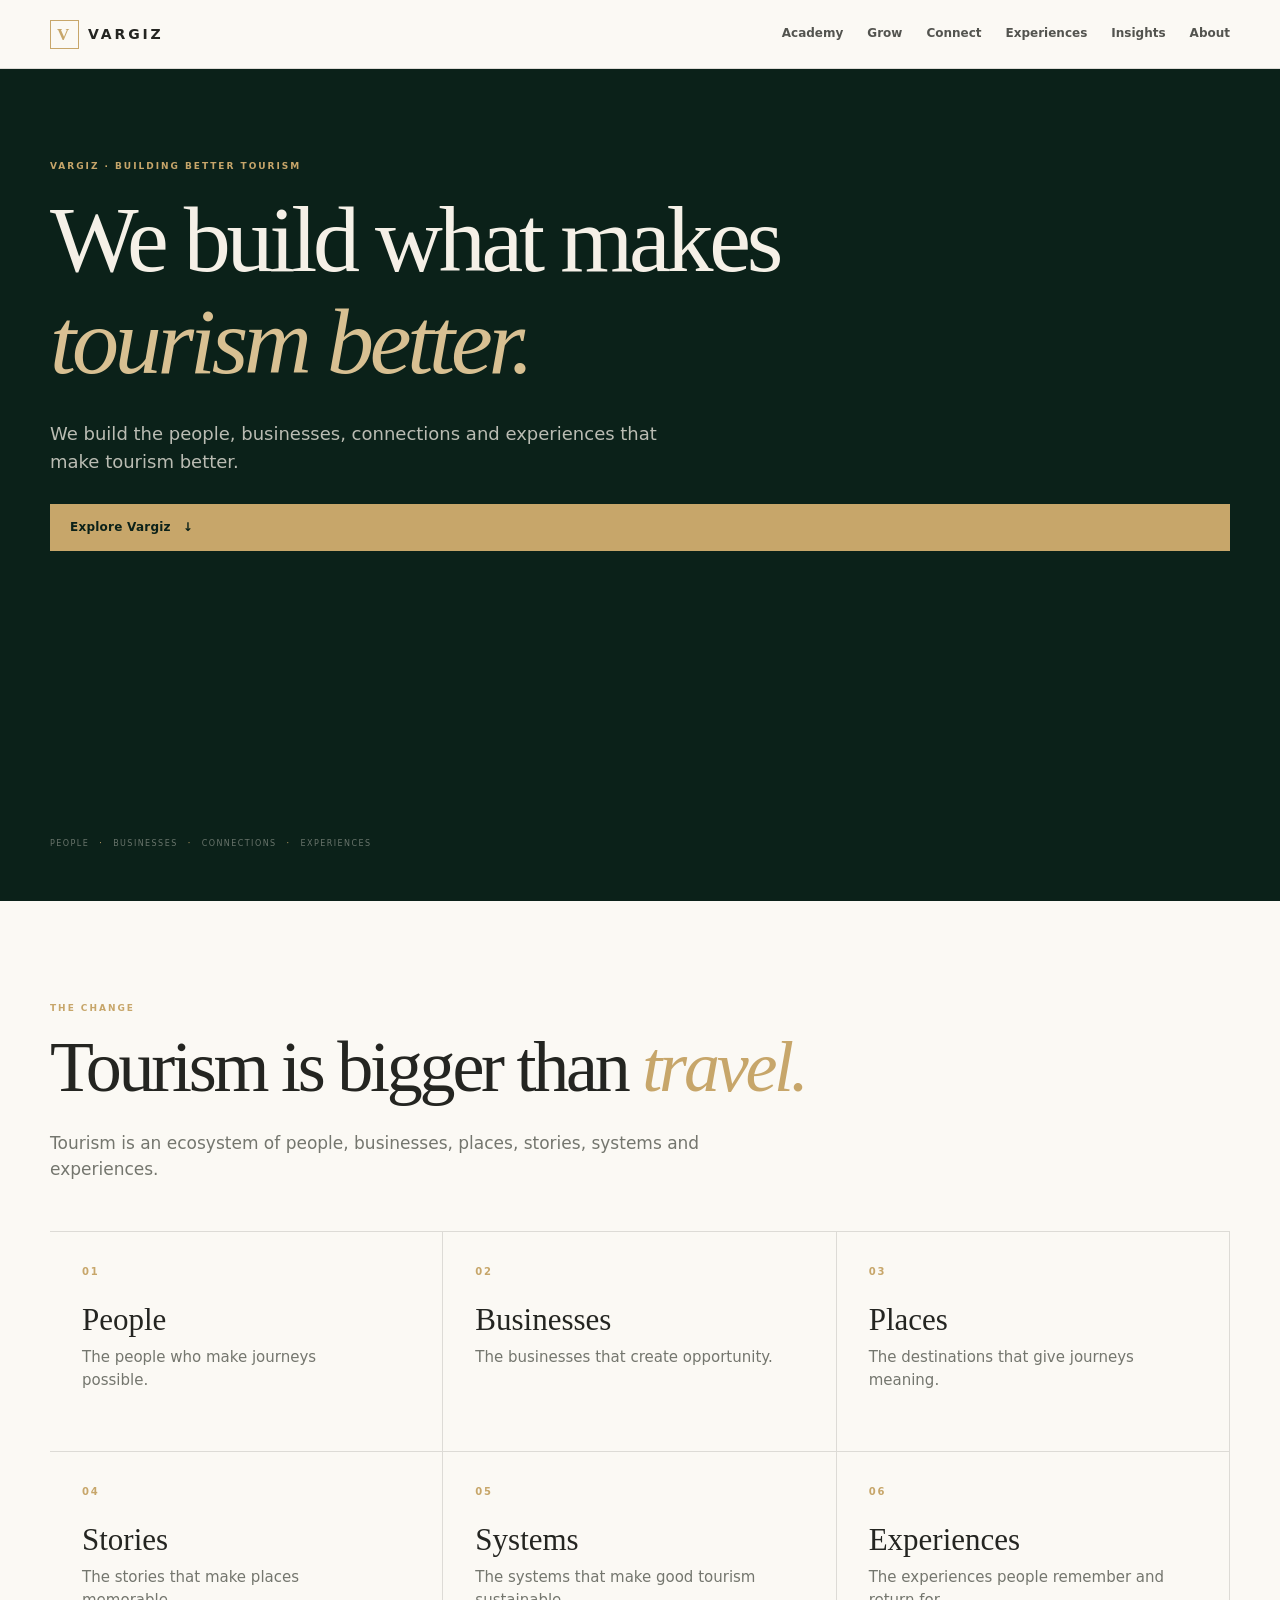
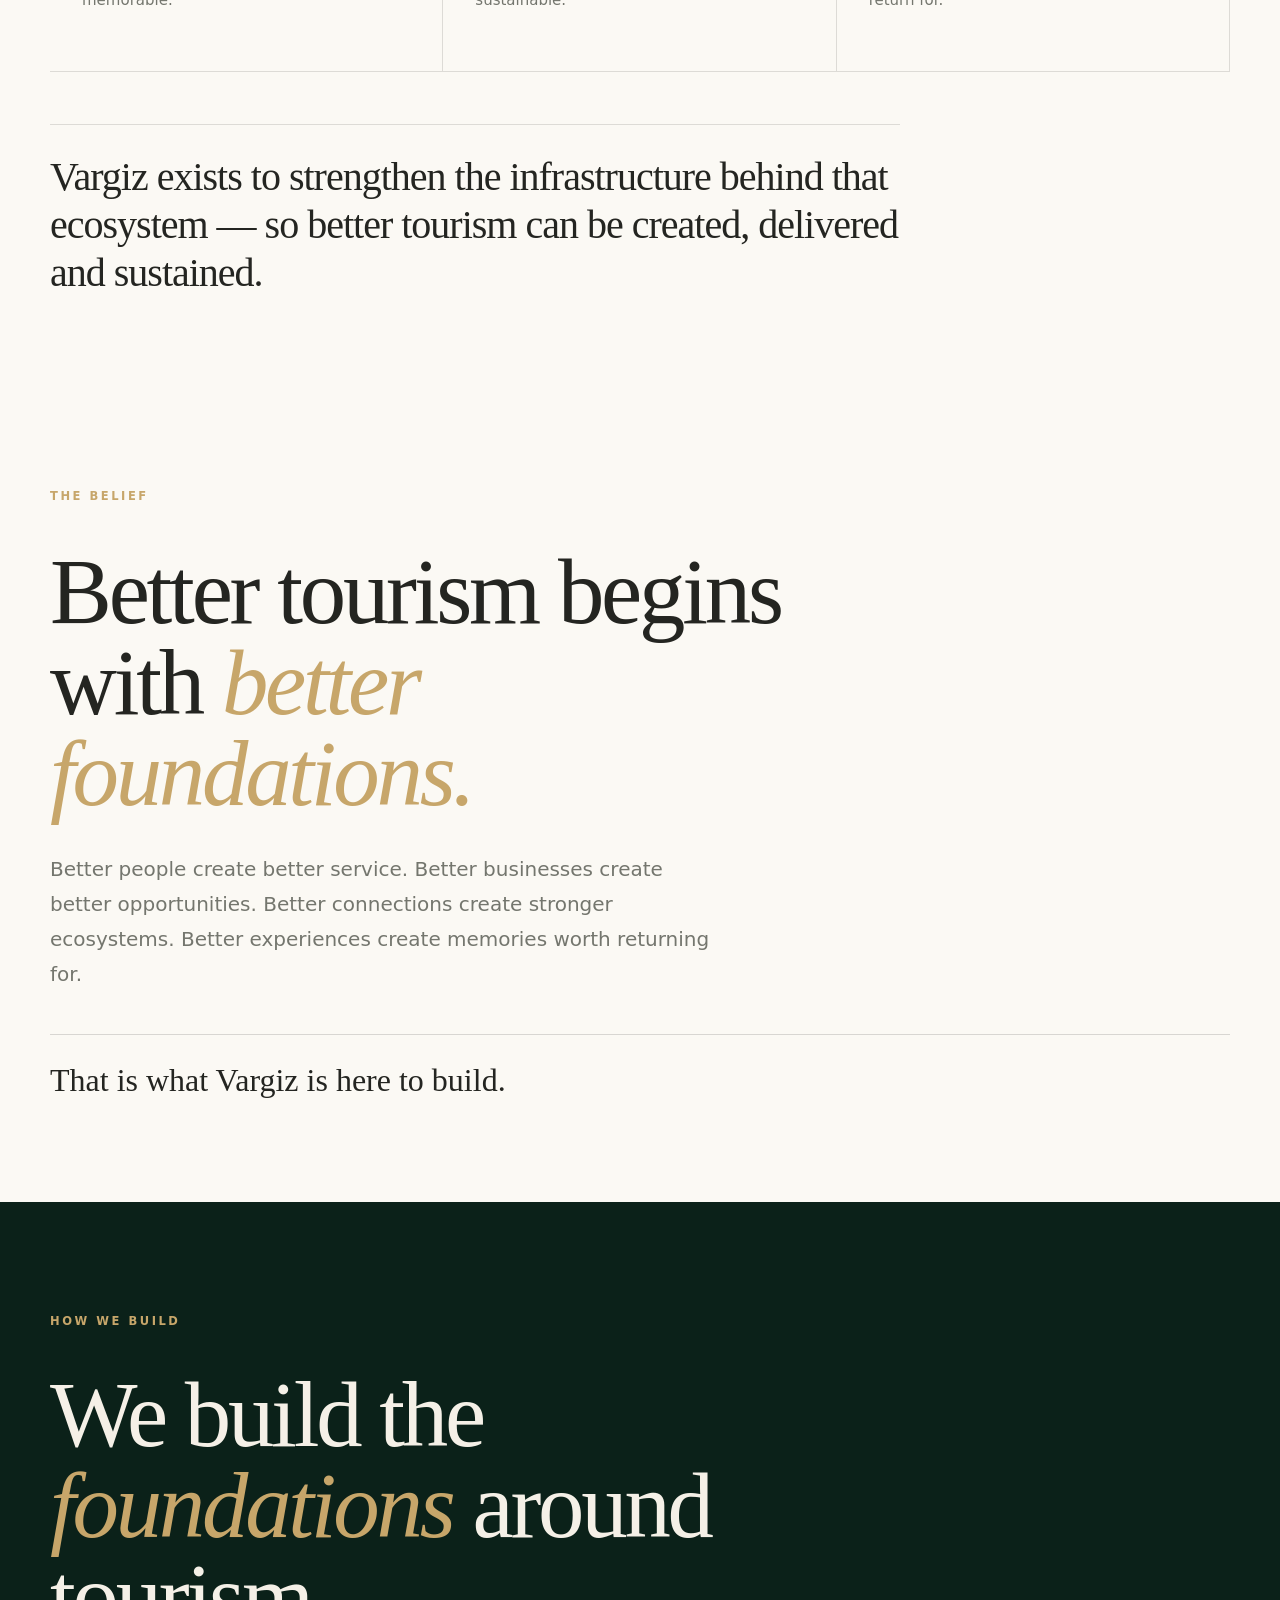
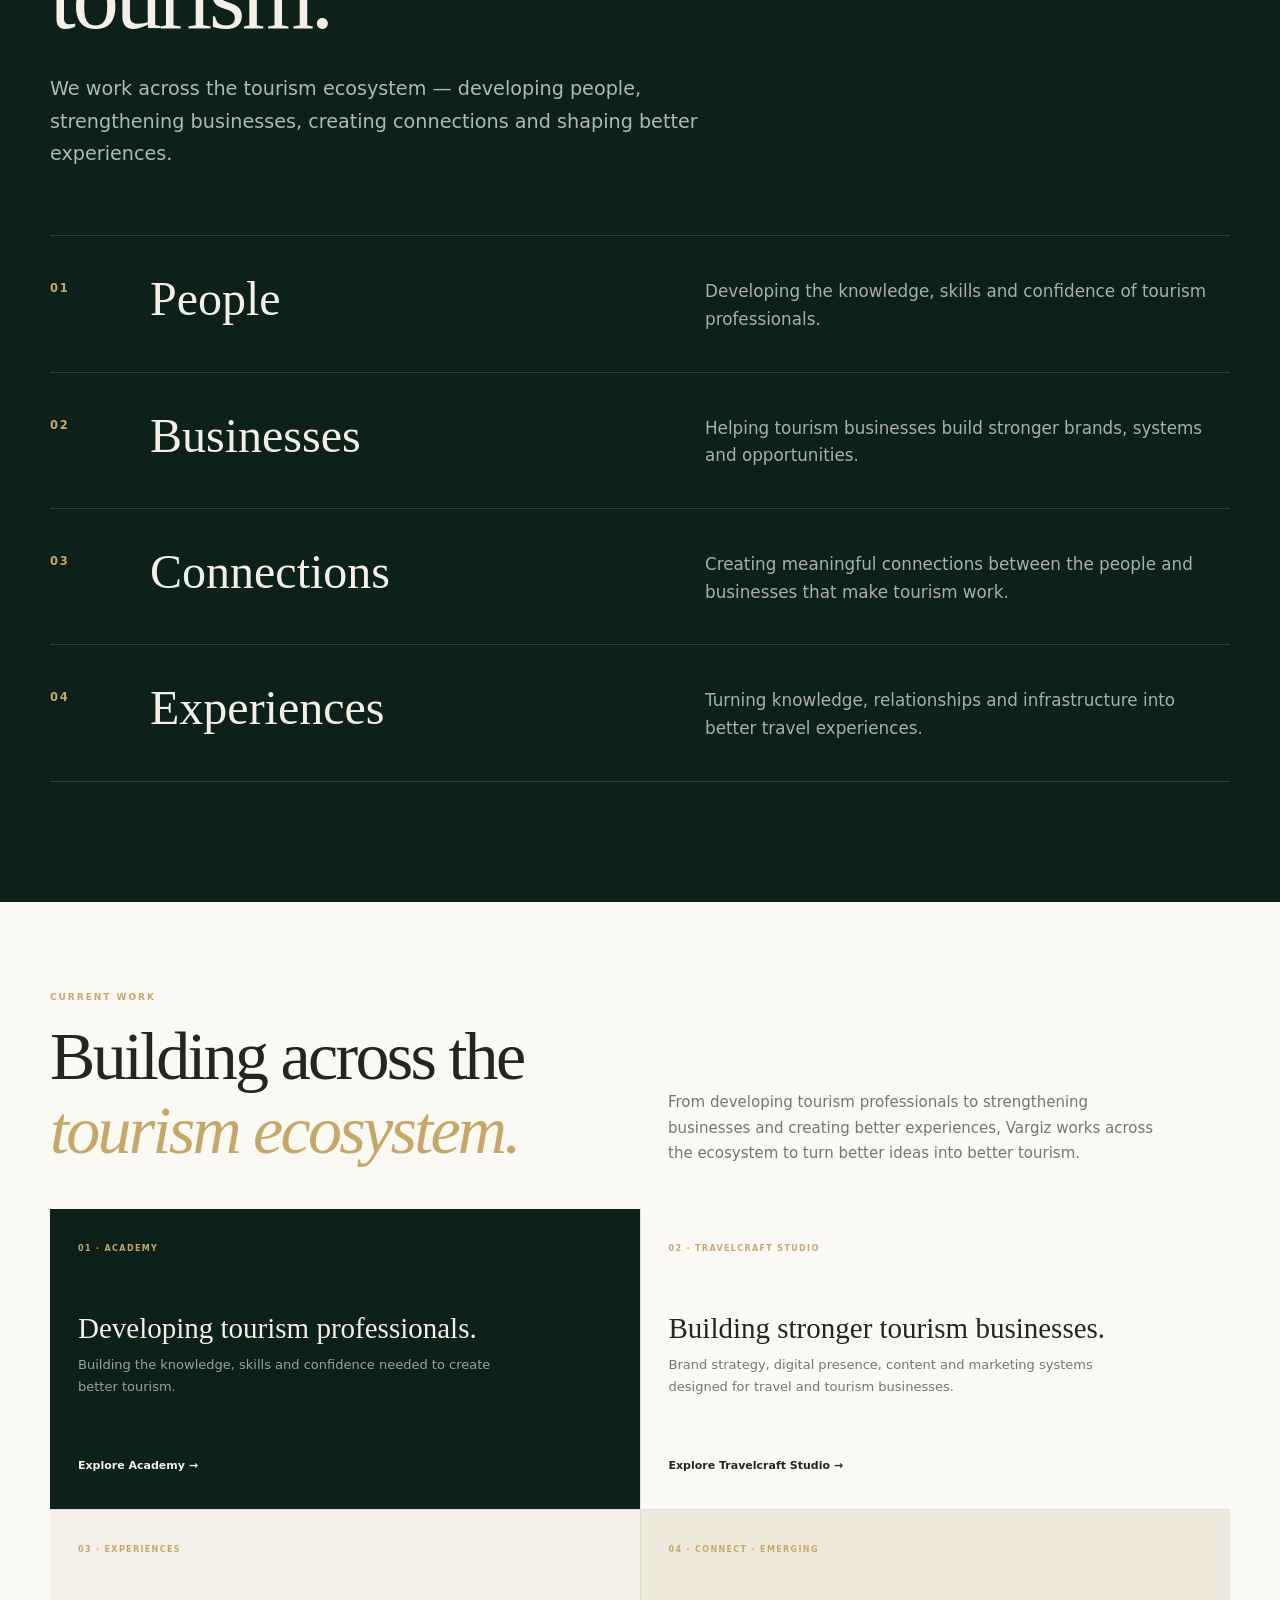
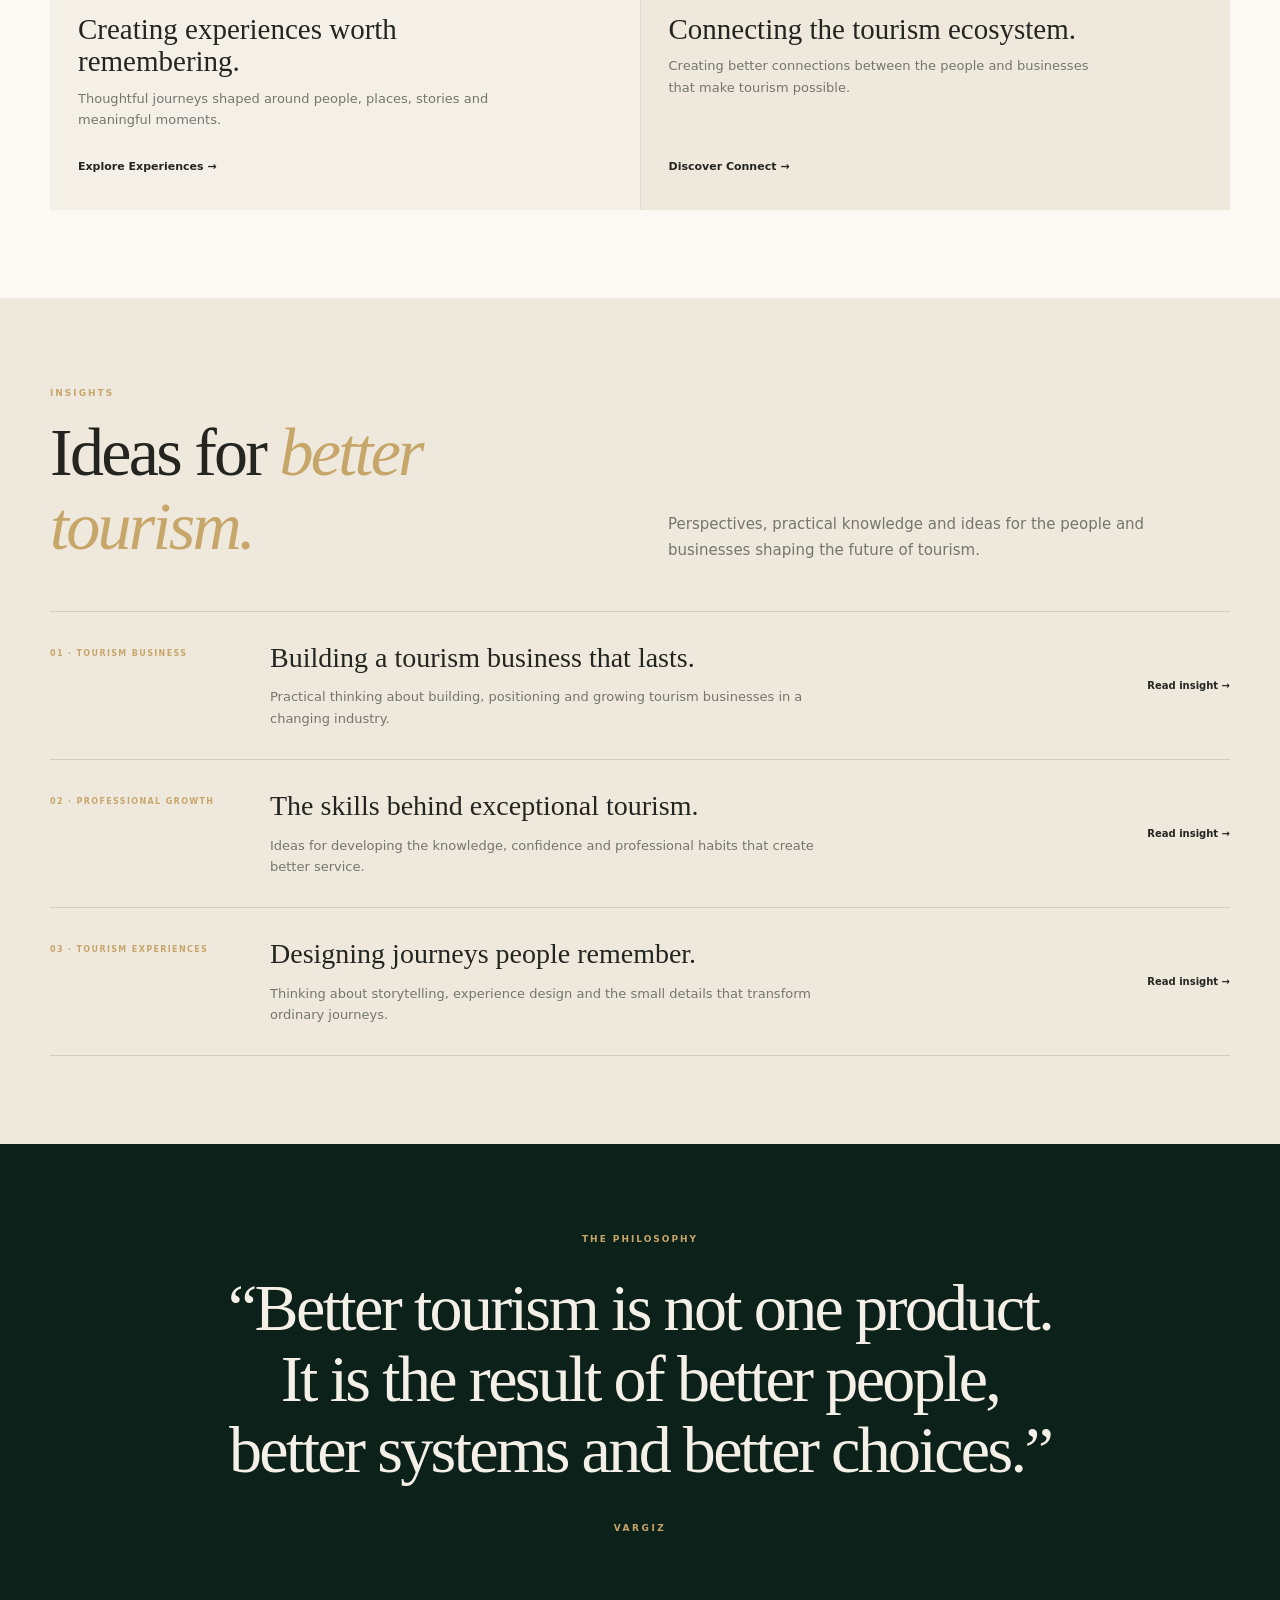
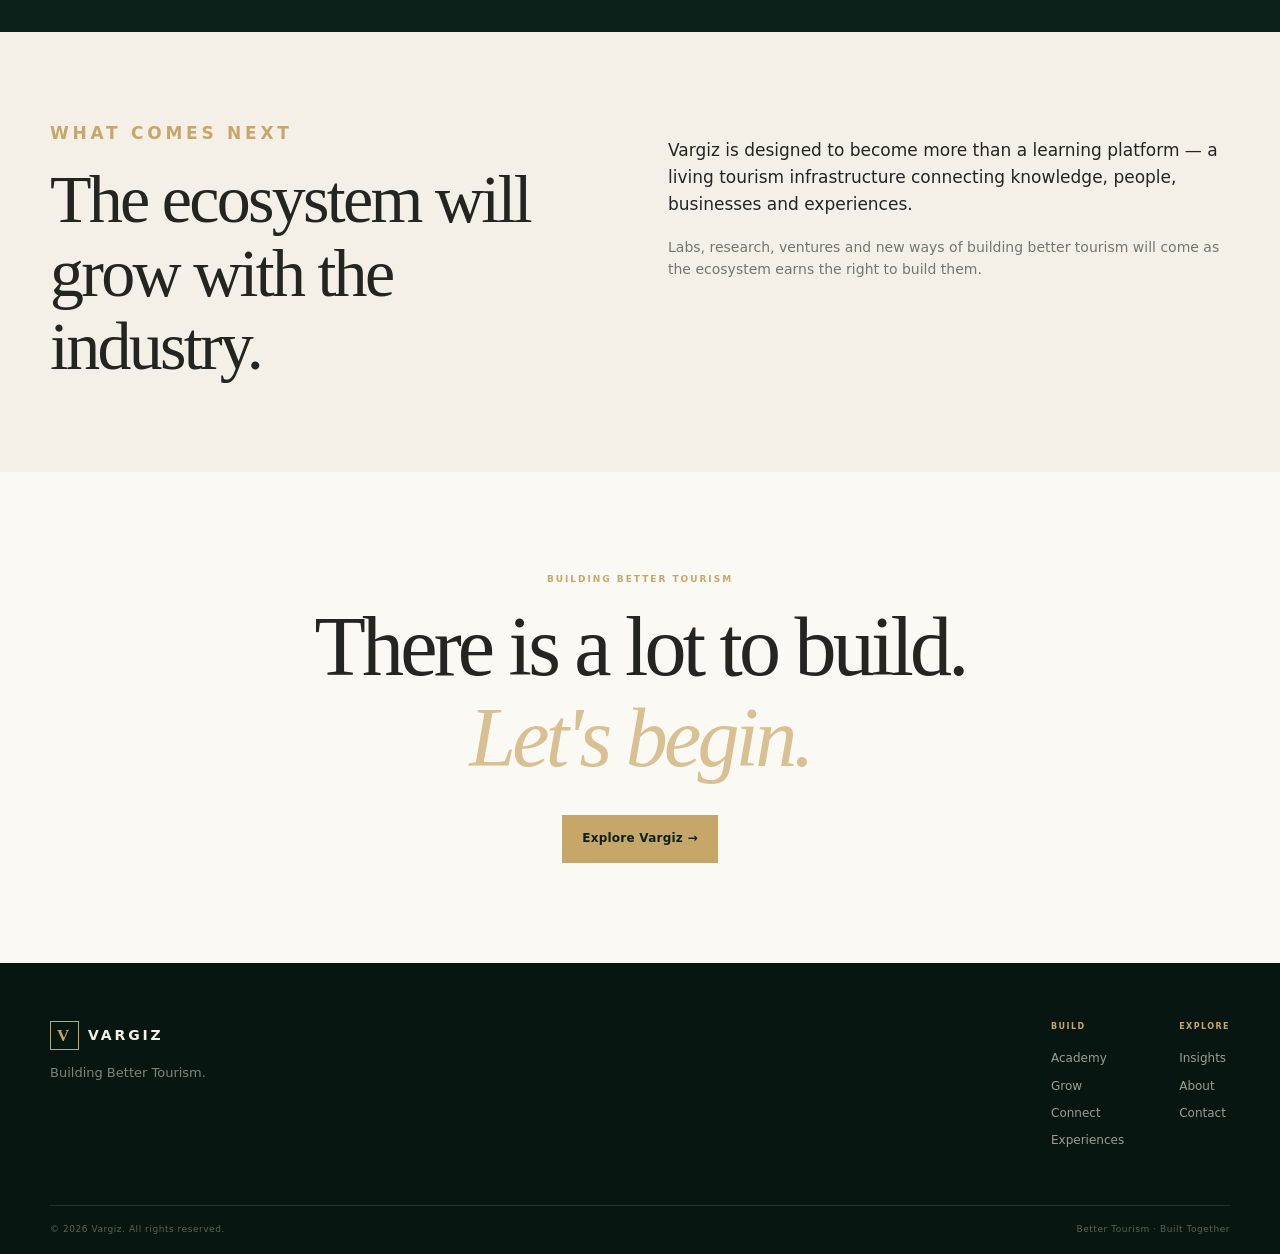
<file: index.html>
<!doctype html>
<html lang="en">
<head>
  <meta charset="utf-8">
  <meta name="viewport" content="width=device-width, initial-scale=1">
  <meta name="description" content="Vargiz is building the people, businesses, connections and experiences that make tourism better.">
  <meta name="theme-color" content="#0b2119">
  <meta property="og:title" content="Vargiz — Building Better Tourism">
  <meta property="og:description" content="We build the people, businesses, connections and experiences that make tourism better.">
  <meta property="og:type" content="website">
  <meta property="og:url" content="https://vargiz.com/">
  <link rel="icon" href="assets/icons/favicon.svg" type="image/svg+xml">
  <link rel="stylesheet" href="css/style.css">
  <title>Vargiz — Building Better Tourism</title>
</head>
<body>
  <a class="skip-link" href="#main">Skip to content</a>

  <header class="site-header">
    <div class="container nav-wrap">
      <a class="brand" href="index.html" aria-label="Vargiz home">
        <span class="brand-mark" aria-hidden="true">V</span>
        <span class="brand-name">VARGIZ</span>
      </a>
      <button class="menu-toggle" type="button" aria-expanded="false" aria-controls="site-nav" aria-label="Open menu">
        <span></span><span></span><span></span>
      </button>
      <nav id="site-nav" class="site-nav" aria-label="Primary navigation">
        <a href="academy.html">Academy</a>
        <a href="#grow">Grow</a>
        <a href="#connect">Connect</a>
        <a href="#experiences">Experiences</a>
        <a href="#insights">Insights</a>
        <a href="about.html">About</a>
      </nav>
    </div>
  </header>

  <main id="main">
    <section class="hero">
      <div class="container hero-inner">
        <p class="eyebrow">VARGIZ · BUILDING BETTER TOURISM</p>
        <h1>We build what makes <em>tourism better.</em></h1>
        <p class="hero-lead">We build the people, businesses, connections and experiences that make tourism better.</p>
        <a class="button button-primary" href="#build">Explore Vargiz <span>↓</span></a>
        <div class="hero-signature" aria-hidden="true">
          <span>PEOPLE</span><i>·</i><span>BUSINESSES</span><i>·</i><span>CONNECTIONS</span><i>·</i><span>EXPERIENCES</span>
        </div>
      </div>
    </section>

    <section id="change" class="section change-section">
  <div class="container">

    <div class="change-intro">
      <p class="eyebrow">THE CHANGE</p>

      <h2>
        Tourism is bigger than
        <em>travel.</em>
      </h2>

      <p class="change-lead">
        Tourism is an ecosystem of people, businesses, places, stories,
        systems and experiences.
      </p>
    </div>

    <div class="ecosystem-grid">

      <article class="ecosystem-card">
        <span class="ecosystem-number">01</span>
        <h3>People</h3>
        <p>The people who make journeys possible.</p>
      </article>

      <article class="ecosystem-card">
        <span class="ecosystem-number">02</span>
        <h3>Businesses</h3>
        <p>The businesses that create opportunity.</p>
      </article>

      <article class="ecosystem-card">
        <span class="ecosystem-number">03</span>
        <h3>Places</h3>
        <p>The destinations that give journeys meaning.</p>
      </article>

      <article class="ecosystem-card">
        <span class="ecosystem-number">04</span>
        <h3>Stories</h3>
        <p>The stories that make places memorable.</p>
      </article>

      <article class="ecosystem-card">
        <span class="ecosystem-number">05</span>
        <h3>Systems</h3>
        <p>The systems that make good tourism sustainable.</p>
      </article>

      <article class="ecosystem-card">
        <span class="ecosystem-number">06</span>
        <h3>Experiences</h3>
        <p>The experiences people remember and return for.</p>
      </article>

    </div>

    <div class="change-closing">
      <p>
        Vargiz exists to strengthen the infrastructure behind that ecosystem
        — so better tourism can be created, delivered and sustained.
      </p>
    </div>

  </div>
    </section>

    <!-- SECTION 3 — THE BELIEF -->
    
<section class="belief-section" id="belief">
  <div class="container">

    <div class="section-label">
      THE BELIEF
    </div>

    <h2 class="belief-title">
      Better tourism begins with
      <em>better foundations.</em>
    </h2>

    <div class="belief-copy">
      <p>
        Better people create better service.
        Better businesses create better opportunities.
        Better connections create stronger ecosystems.
        Better experiences create memories worth returning for.
      </p>
    </div>

    <div class="belief-divider"></div>

    <p class="belief-closing">
      That is what Vargiz is here to build.
    </p>

  </div>
</section>

    <!-- SECTION 4 — HOW WE BUILD -->
<section class="build-section" id="how-we-build">
  <div class="container">

    <div class="section-label">
      HOW WE BUILD
    </div>

    <h2 class="build-title">
      We build the
      <em>foundations</em>
      around tourism.
    </h2>

    <p class="build-intro">
      We work across the tourism ecosystem — developing people,
      strengthening businesses, creating connections and shaping
      better experiences.
    </p>

    <div class="build-list">

      <article class="build-item">
        <span class="build-number">01</span>
        <h3>People</h3>
        <p>
          Developing the knowledge, skills and confidence
          of tourism professionals.
        </p>
      </article>

      <article class="build-item">
        <span class="build-number">02</span>
        <h3>Businesses</h3>
        <p>
          Helping tourism businesses build stronger brands,
          systems and opportunities.
        </p>
      </article>

      <article class="build-item">
        <span class="build-number">03</span>
        <h3>Connections</h3>
        <p>
          Creating meaningful connections between the people
          and businesses that make tourism work.
        </p>
      </article>

      <article class="build-item">
        <span class="build-number">04</span>
        <h3>Experiences</h3>
        <p>
          Turning knowledge, relationships and infrastructure
          into better travel experiences.
        </p>
      </article>

    </div>

  </div>
</section>

<!-- SECTION 5 — CURRENT WORK -->
<section class="section work-section" id="work">

  <div class="container">

    <div class="section-heading">

      <div>
        <p class="eyebrow">CURRENT WORK</p>

        <h2>
          Building across the
          <em>tourism ecosystem.</em>
        </h2>
      </div>

      <p>
        From developing tourism professionals to strengthening businesses
        and creating better experiences, Vargiz works across the ecosystem
        to turn better ideas into better tourism.
      </p>

    </div>


    <div class="work-grid">

      <!-- Academy -->
      <article class="work-card work-academy">

        <span>01 · ACADEMY</span>

        <h3>
          Developing tourism professionals.
        </h3>

        <p>
          Building the knowledge, skills and confidence needed
          to create better tourism.
        </p>

        <a href="academy.html">
          Explore Academy →
        </a>

      </article>


      <!-- Travelcraft Studio -->
      <article class="work-card">

        <span>02 · TRAVELCRAFT STUDIO</span>

        <h3>
          Building stronger tourism businesses.
        </h3>

        <p>
          Brand strategy, digital presence, content and marketing
          systems designed for travel and tourism businesses.
        </p>

        <a href="#">
          Explore Travelcraft Studio →
        </a>

      </article>


      <!-- Experiences -->
      <article class="work-card work-feature">

        <span>03 · EXPERIENCES</span>

        <h3>
          Creating experiences worth remembering.
        </h3>

        <p>
          Thoughtful journeys shaped around people, places,
          stories and meaningful moments.
        </p>

        <a href="#">
          Explore Experiences →
        </a>

      </article>


      <!-- Connect -->
      <article class="work-card work-future">

        <span>04 · CONNECT · EMERGING</span>

        <h3>
          Connecting the tourism ecosystem.
        </h3>

        <p>
          Creating better connections between the people and
          businesses that make tourism possible.
        </p>

        <a href="#">
          Discover Connect →
        </a>

      </article>

    </div>

  </div>

</section>
<!-- =====================================================
     SECTION 6 — INSIGHTS
     ===================================================== -->

<section class="section insights-section" id="insights">

  <div class="container">

    <div class="section-heading">

      <div>
        <p class="eyebrow">INSIGHTS</p>

        <h2>
          Ideas for
          <em>better tourism.</em>
        </h2>
      </div>

      <p>
        Perspectives, practical knowledge and ideas for the people
        and businesses shaping the future of tourism.
      </p>

    </div>


    <div class="insight-list">

      <!-- Insight 01 -->
      <article>

        <span>01 · TOURISM BUSINESS</span>

        <h3>
          Building a tourism business that lasts.
        </h3>

        <p>
          Practical thinking about building, positioning and
          growing tourism businesses in a changing industry.
        </p>

        <a href="#">
          Read insight →
        </a>

      </article>


      <!-- Insight 02 -->
      <article>

        <span>02 · PROFESSIONAL GROWTH</span>

        <h3>
          The skills behind exceptional tourism.
        </h3>

        <p>
          Ideas for developing the knowledge, confidence and
          professional habits that create better service.
        </p>

        <a href="#">
          Read insight →
        </a>

      </article>


      <!-- Insight 03 -->
      <article>

        <span>03 · TOURISM EXPERIENCES</span>

        <h3>
          Designing journeys people remember.
        </h3>

        <p>
          Thinking about storytelling, experience design and
          the small details that transform ordinary journeys.
        </p>

        <a href="#">
          Read insight →
        </a>

      </article>

    </div>

  </div>

</section>

    <section class="section philosophy-section">
      <div class="container philosophy-inner">
        <p class="eyebrow">THE PHILOSOPHY</p>
        <blockquote>“Better tourism is not one product.<br>It is the result of better people,<br>better systems and better choices.”</blockquote>
        <p class="philosophy-mark">VARGIZ</p>
      </div>
    </section>

    <section class="section future-section">
      <div class="container future-grid">
        <div><p class="eyebrow">WHAT COMES NEXT</p><h2>The ecosystem will grow with the industry.</h2></div>
        <div><p>Vargiz is designed to become more than a learning platform — a living tourism infrastructure connecting knowledge, people, businesses and experiences.</p><p class="muted">Labs, research, ventures and new ways of building better tourism will come as the ecosystem earns the right to build them.</p></div>
      </div>
    </section>

    <section class="section final-cta">
      <div class="container final-cta-inner">
        <p class="eyebrow">BUILDING BETTER TOURISM</p>
        <h2>There is a lot to build.<br><em>Let's begin.</em></h2>
        <a class="button button-primary" href="courses.html">Explore Vargiz →</a>
      </div>
    </section>
  </main>

  <footer class="site-footer">
    <div class="container footer-top">
      <div>
        <a class="brand footer-brand" href="index.html"><span class="brand-mark">V</span><span class="brand-name">VARGIZ</span></a>
        <p>Building Better Tourism.</p>
      </div>
      <div class="footer-links">
        <div><strong>BUILD</strong><a href="academy.html">Academy</a><a href="#grow">Grow</a><a href="#connect">Connect</a><a href="#experiences">Experiences</a></div>
        <div><strong>EXPLORE</strong><a href="#insights">Insights</a><a href="about.html">About</a><a href="contact.html">Contact</a></div>
      </div>
    </div>
    <div class="container footer-bottom"><span>© <span id="year"></span> Vargiz. All rights reserved.</span><span>Better Tourism · Built Together</span></div>
  </footer>

  <script src="js/main.js"></script>
</body>
</html>
  </header>
</file>
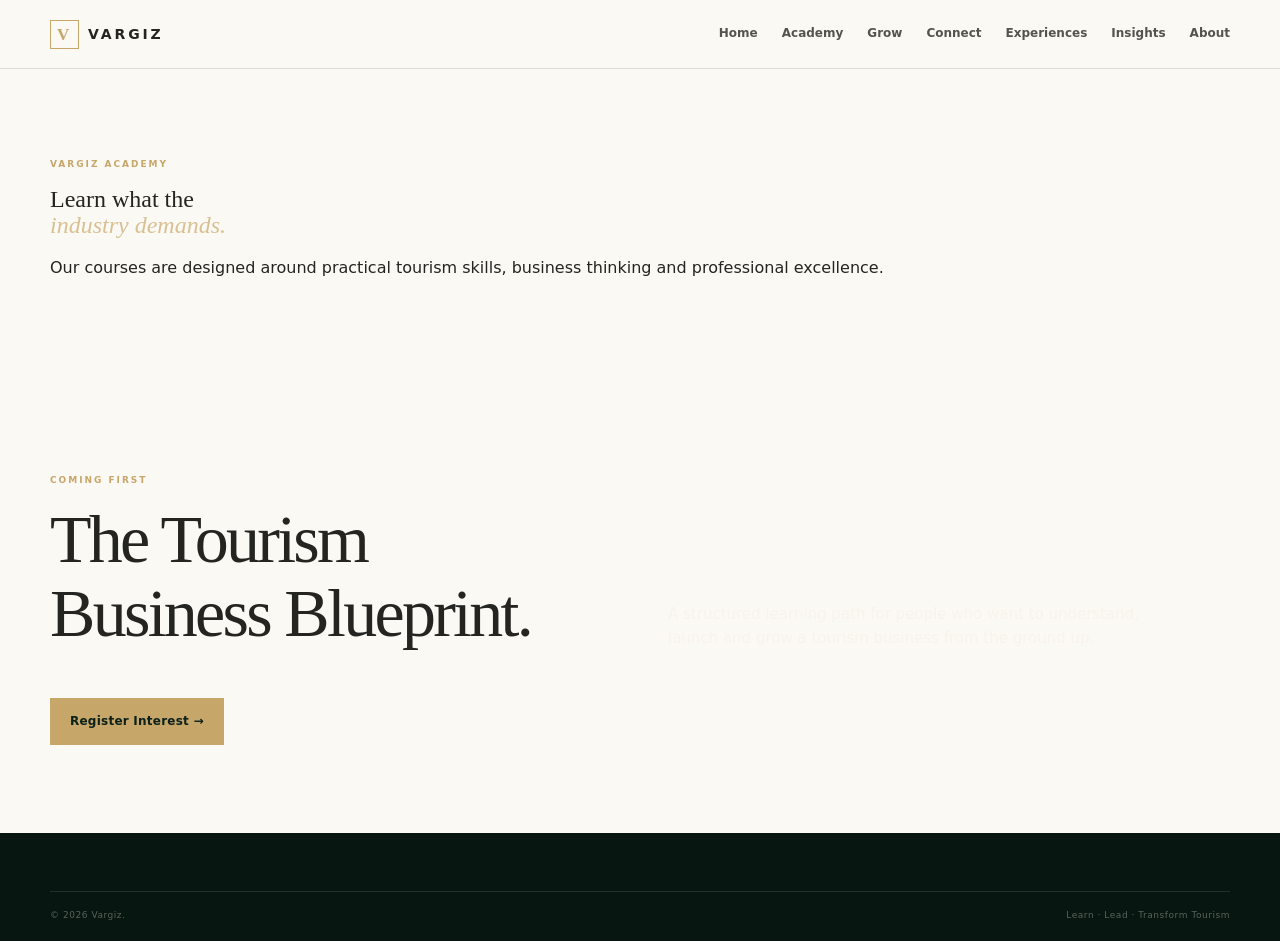
<file: academy/index.html>
<!doctype html>
<html lang="en">
<head>
  <meta charset="utf-8">
  <meta name="viewport" content="width=device-width, initial-scale=1">

  <meta name="description" content="Vargiz Academy courses and professional learning.">

  <link rel="stylesheet" href="/css/style.css">
  <link rel="icon" href="/assets/icons/favicon.svg" type="image/svg+xml">

  <title>Academy — Vargiz</title>
</head>

<body>

  <header class="site-header">
    <div class="container nav-wrap">

      <a class="brand" href="/" aria-label="Vargiz home">
        <span class="brand-mark">V</span>
        <span class="brand-name">VARGIZ</span>
      </a>

      <button
        class="menu-toggle"
        type="button"
        aria-expanded="false"
        aria-controls="site-nav"
        aria-label="Open menu"
      >
        <span></span>
        <span></span>
        <span></span>
      </button>

      <nav id="site-nav" class="site-nav">

        <a href="/">Home</a>

        <a href="/academy/">Academy</a>

        <a href="/#grow">Grow</a>

        <a href="/#connect">Connect</a>

        <a href="/#experiences">Experiences</a>

        <a href="/#insights">Insights</a>

        <a href="/about.html">About</a>

      </nav>

    </div>
  </header>


  <main>

    <section class="section dark-section">

      <div class="container">

        <p class="eyebrow">VARGIZ ACADEMY</p>

        <h1>
          Learn what the<br>
          <em>industry demands.</em>
        </h1>

        <p class="hero-text">
          Our courses are designed around practical tourism skills,
          business thinking and professional excellence.
        </p>

      </div>

    </section>


    <section class="section">

      <div class="container">

        <div class="section-heading">

          <div>

            <p class="eyebrow">COMING FIRST</p>

            <h2>
              The Tourism<br>
              Business Blueprint.
            </h2>

          </div>

          <p>
            A structured learning path for people who want to understand,
            launch and grow a tourism business from the ground up.
          </p>

        </div>

        <a class="button button-primary" href="/contact.html">
          Register Interest →
        </a>

      </div>

    </section>

  </main>


  <footer class="site-footer">

    <div class="container footer-bottom" style="margin-top:0">

      <span>
        © <span id="year"></span> Vargiz.
      </span>

      <span>
        Learn · Lead · Transform Tourism
      </span>

    </div>

  </footer>


  <script src="/js/main.js"></script>

</body>
</html>
</file>
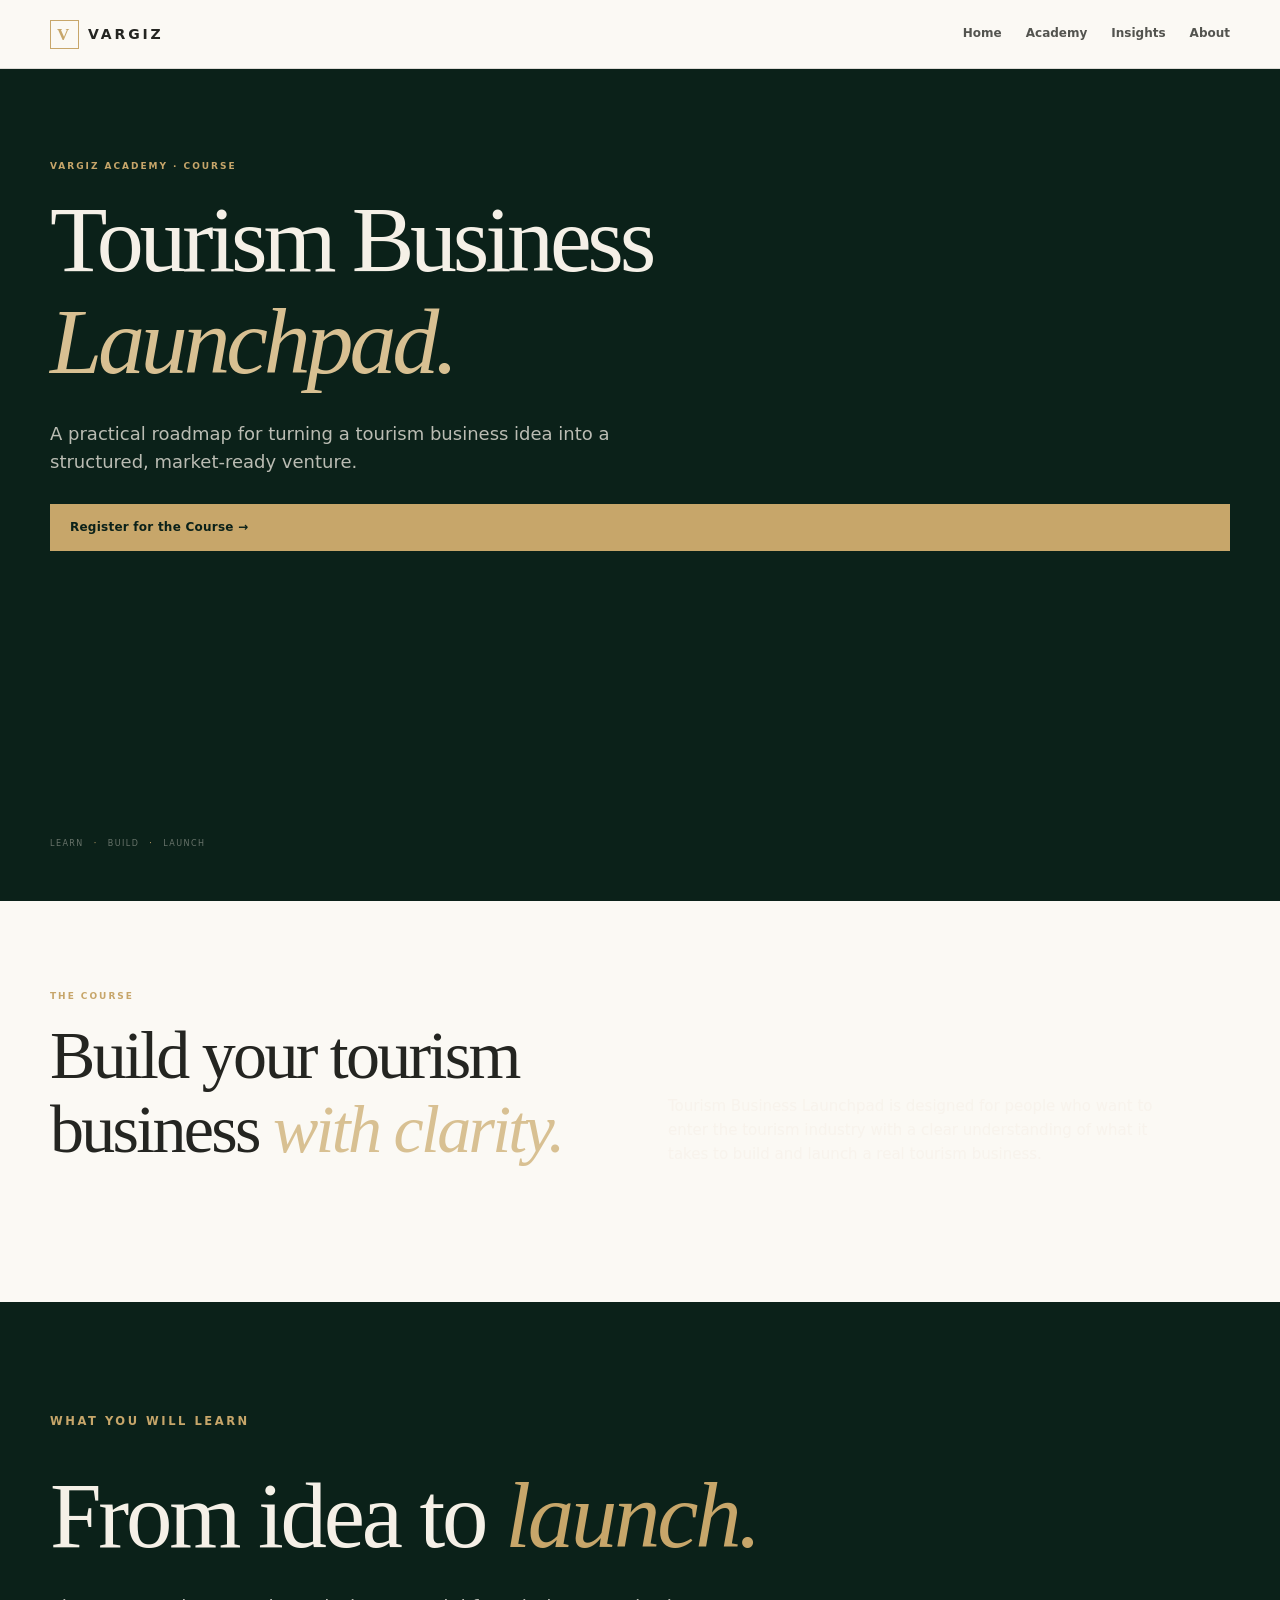
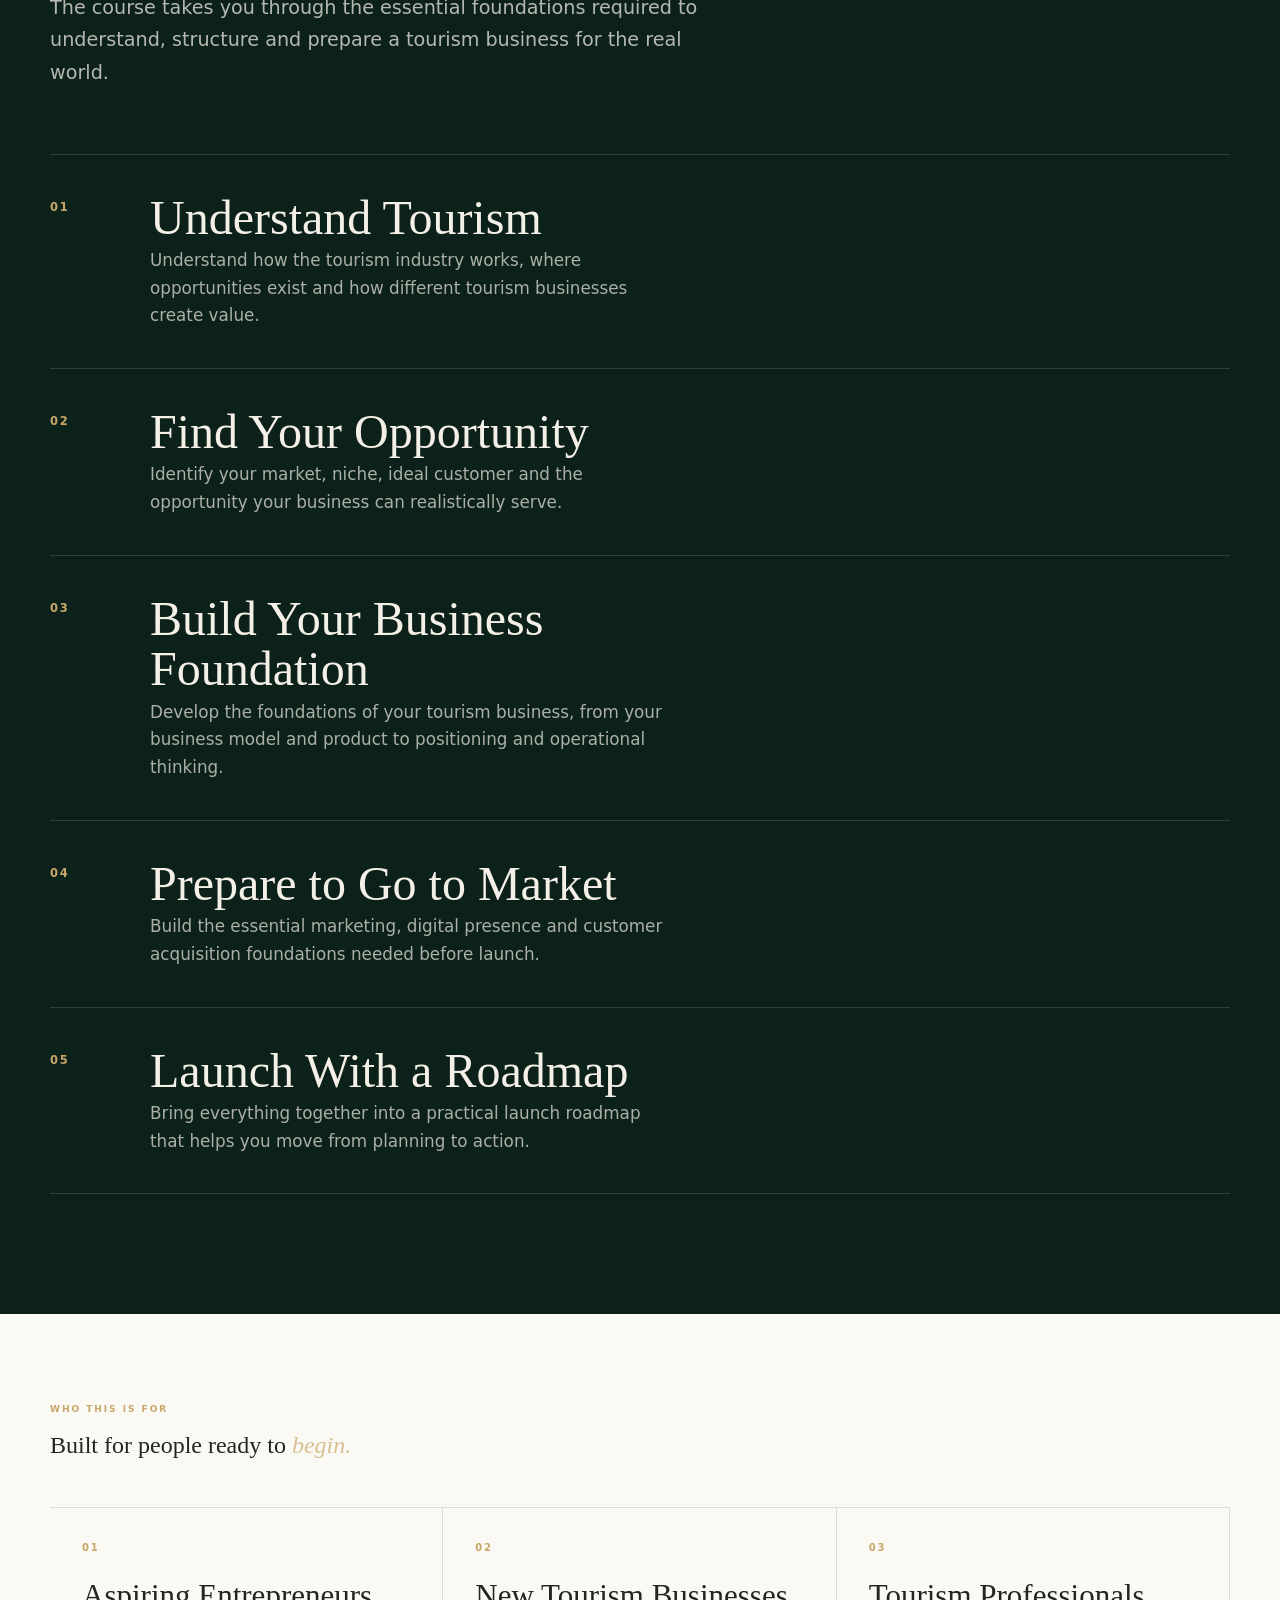
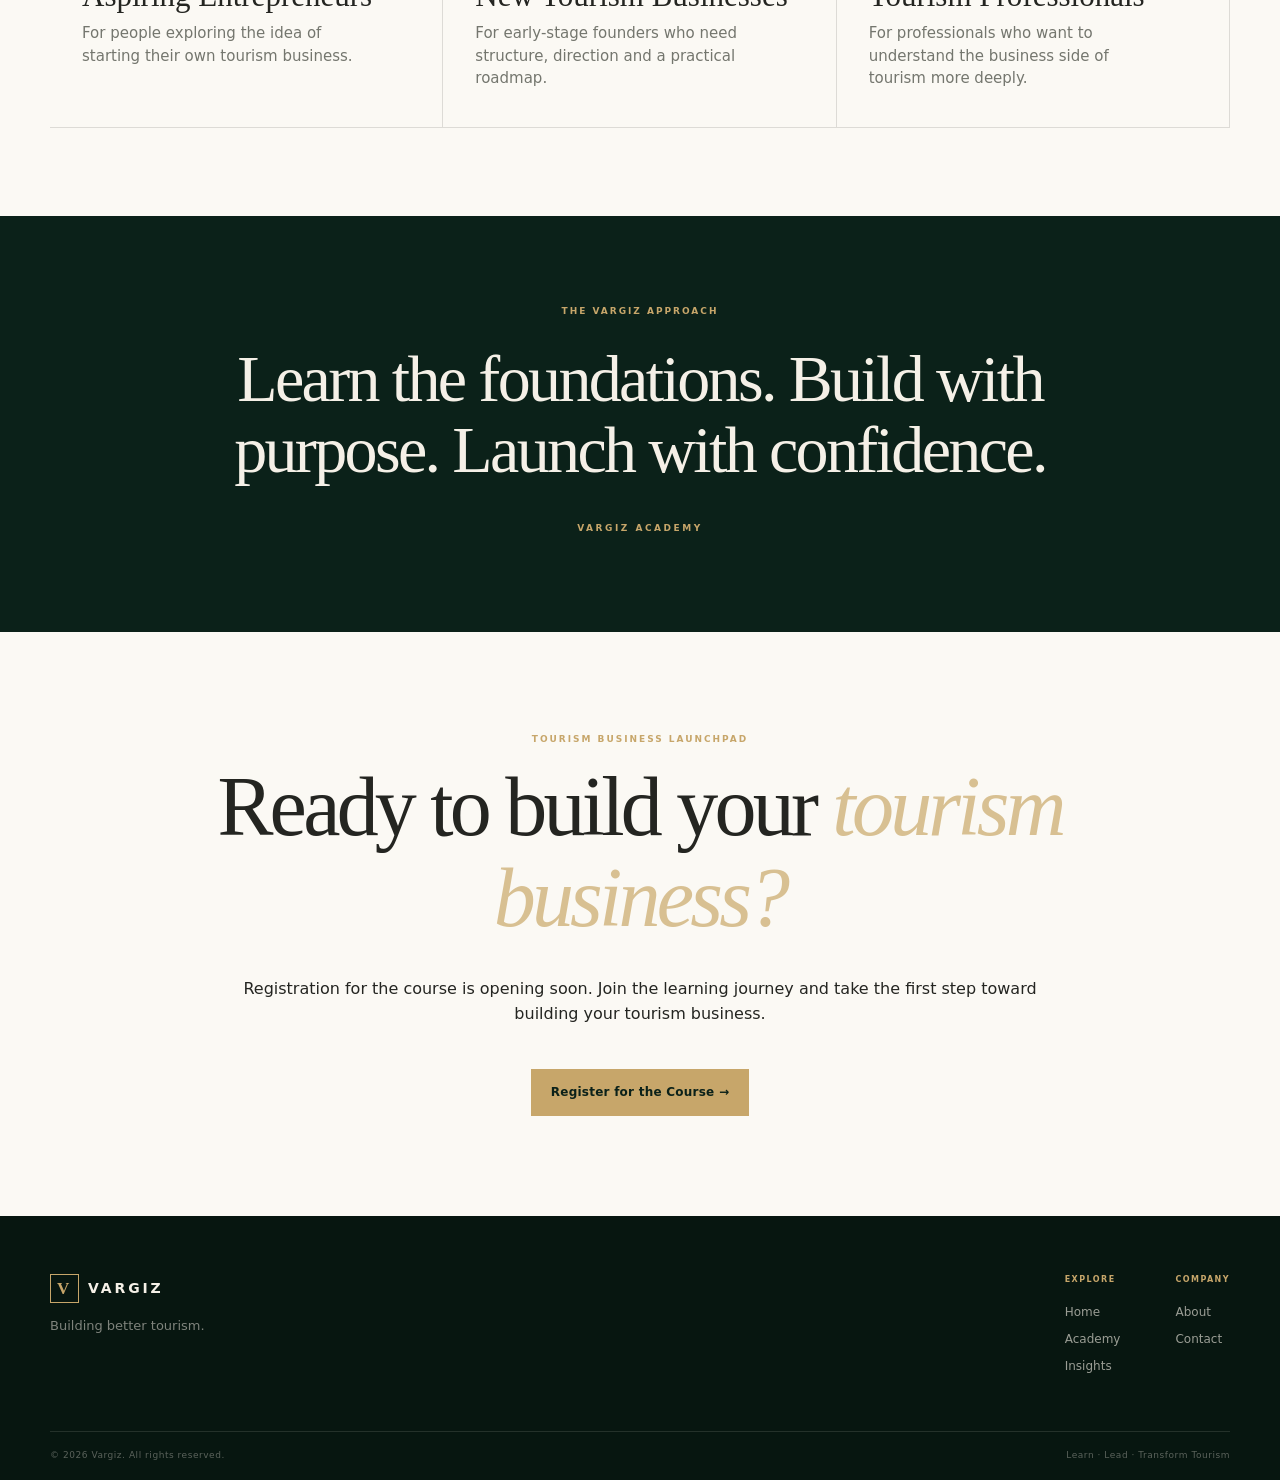
<file: academy/tourism-business-launchpad/index.html>
<!doctype html>
<html lang="en">
<head>
  <meta charset="utf-8">
  <meta name="viewport" content="width=device-width, initial-scale=1">

  <meta
    name="description"
    content="Tourism Business Launchpad — a practical Vargiz Academy course for building and launching a tourism business."
  >

  <meta name="theme-color" content="#0b2119">

  <link rel="icon" href="/assets/icons/favicon.svg" type="image/svg+xml">
  <link rel="stylesheet" href="/css/style.css">

  <title>Tourism Business Launchpad — Vargiz Academy</title>
</head>

<body>

  <!-- HEADER -->

  <header class="site-header">
    <div class="container nav-wrap">

      <a class="brand" href="/" aria-label="Vargiz home">
        <span class="brand-mark">V</span>
        <span class="brand-name">VARGIZ</span>
      </a>

      <button
        class="menu-toggle"
        type="button"
        aria-expanded="false"
        aria-controls="site-nav"
        aria-label="Open menu"
      >
        <span></span>
        <span></span>
        <span></span>
      </button>

      <nav id="site-nav" class="site-nav">

        <a href="/">Home</a>
        <a href="/academy/">Academy</a>
        <a href="/#insights">Insights</a>
        <a href="/about.html">About</a>

      </nav>

    </div>
  </header>


  <main>

    <!-- HERO -->

    <section class="hero">

      <div class="container hero-inner">

        <p class="eyebrow">
          VARGIZ ACADEMY · COURSE
        </p>

        <h1>
          Tourism Business
          <em>Launchpad.</em>
        </h1>

        <p class="hero-lead">
          A practical roadmap for turning a tourism business idea
          into a structured, market-ready venture.
        </p>

        <a
          class="button button-primary"
          href="#register"
        >
          Register for the Course →
        </a>

        <div class="hero-signature" aria-hidden="true">
          <span>LEARN</span>
          <i>·</i>
          <span>BUILD</span>
          <i>·</i>
          <span>LAUNCH</span>
        </div>

      </div>

    </section>


    <!-- COURSE INTRODUCTION -->

    <section class="section">

      <div class="container">

        <div class="section-heading">

          <div>

            <p class="eyebrow">
              THE COURSE
            </p>

            <h2>
              Build your tourism business
              <em>with clarity.</em>
            </h2>

          </div>

          <p>
            Tourism Business Launchpad is designed for people who want
            to enter the tourism industry with a clear understanding of
            what it takes to build and launch a real tourism business.
          </p>

        </div>

      </div>

    </section>


    <!-- WHAT YOU WILL LEARN -->

    <section class="build-section">

      <div class="container">

        <p class="section-label">
          WHAT YOU WILL LEARN
        </p>

        <h2 class="build-title">
          From idea to
          <em>launch.</em>
        </h2>

        <p class="build-intro">
          The course takes you through the essential foundations
          required to understand, structure and prepare a tourism
          business for the real world.
        </p>


        <div class="build-list">

          <article class="build-item">

            <span class="build-number">01</span>

            <div>
              <h3>Understand Tourism</h3>

              <p>
                Understand how the tourism industry works,
                where opportunities exist and how different
                tourism businesses create value.
              </p>
            </div>

          </article>


          <article class="build-item">

            <span class="build-number">02</span>

            <div>
              <h3>Find Your Opportunity</h3>

              <p>
                Identify your market, niche, ideal customer
                and the opportunity your business can realistically serve.
              </p>
            </div>

          </article>


          <article class="build-item">

            <span class="build-number">03</span>

            <div>
              <h3>Build Your Business Foundation</h3>

              <p>
                Develop the foundations of your tourism business,
                from your business model and product to positioning
                and operational thinking.
              </p>
            </div>

          </article>


          <article class="build-item">

            <span class="build-number">04</span>

            <div>
              <h3>Prepare to Go to Market</h3>

              <p>
                Build the essential marketing, digital presence
                and customer acquisition foundations needed before launch.
              </p>
            </div>

          </article>


          <article class="build-item">

            <span class="build-number">05</span>

            <div>
              <h3>Launch With a Roadmap</h3>

              <p>
                Bring everything together into a practical launch
                roadmap that helps you move from planning to action.
              </p>
            </div>

          </article>

        </div>

      </div>

    </section>


    <!-- WHO IS IT FOR -->

    <section class="section">

      <div class="container">

        <p class="eyebrow">
          WHO THIS IS FOR
        </p>

        <h2>
          Built for people ready to
          <em>begin.</em>
        </h2>

        <div class="ecosystem-grid">

          <article class="ecosystem-card">

            <span class="ecosystem-number">01</span>

            <h3>Aspiring Entrepreneurs</h3>

            <p>
              For people exploring the idea of starting
              their own tourism business.
            </p>

          </article>


          <article class="ecosystem-card">

            <span class="ecosystem-number">02</span>

            <h3>New Tourism Businesses</h3>

            <p>
              For early-stage founders who need structure,
              direction and a practical roadmap.
            </p>

          </article>


          <article class="ecosystem-card">

            <span class="ecosystem-number">03</span>

            <h3>Tourism Professionals</h3>

            <p>
              For professionals who want to understand
              the business side of tourism more deeply.
            </p>

          </article>

        </div>

      </div>

    </section>


    <!-- POSITIONING -->

    <section class="philosophy-section section">

      <div class="container philosophy-inner">

        <p class="eyebrow">
          THE VARGIZ APPROACH
        </p>

        <blockquote>
          Learn the foundations.
          Build with purpose.
          Launch with confidence.
        </blockquote>

        <p class="philosophy-mark">
          VARGIZ ACADEMY
        </p>

      </div>

    </section>


    <!-- REGISTRATION CTA -->

    <section
      class="section final-cta"
      id="register"
    >

      <div class="container final-cta-inner">

        <p class="eyebrow">
          TOURISM BUSINESS LAUNCHPAD
        </p>

        <h2>
          Ready to build your
          <em>tourism business?</em>
        </h2>

        <p>
          Registration for the course is opening soon.
          Join the learning journey and take the first step
          toward building your tourism business.
        </p>

        <br>

        <a
          class="button button-primary"
          href="#"
        >
          Register for the Course →
        </a>

      </div>

    </section>

  </main>


  <!-- FOOTER -->

  <footer class="site-footer">

    <div class="container footer-top">

      <div>

        <a
          class="brand footer-brand"
          href="/"
          aria-label="Vargiz home"
        >
          <span class="brand-mark">V</span>
          <span class="brand-name">VARGIZ</span>
        </a>

        <p>
          Building better tourism.
        </p>

      </div>

      <div class="footer-links">

        <div>

          <strong>EXPLORE</strong>

          <a href="/">Home</a>
          <a href="/academy/">Academy</a>
          <a href="/#insights">Insights</a>

        </div>

        <div>

          <strong>COMPANY</strong>

          <a href="/about.html">About</a>
          <a href="/contact.html">Contact</a>

        </div>

      </div>

    </div>


    <div class="container footer-bottom">

      <span>
        © <span id="year"></span> Vargiz.
        All rights reserved.
      </span>

      <span>
        Learn · Lead · Transform Tourism
      </span>

    </div>

  </footer>


  <script src="/js/main.js"></script>

</body>
  </html>
</file>
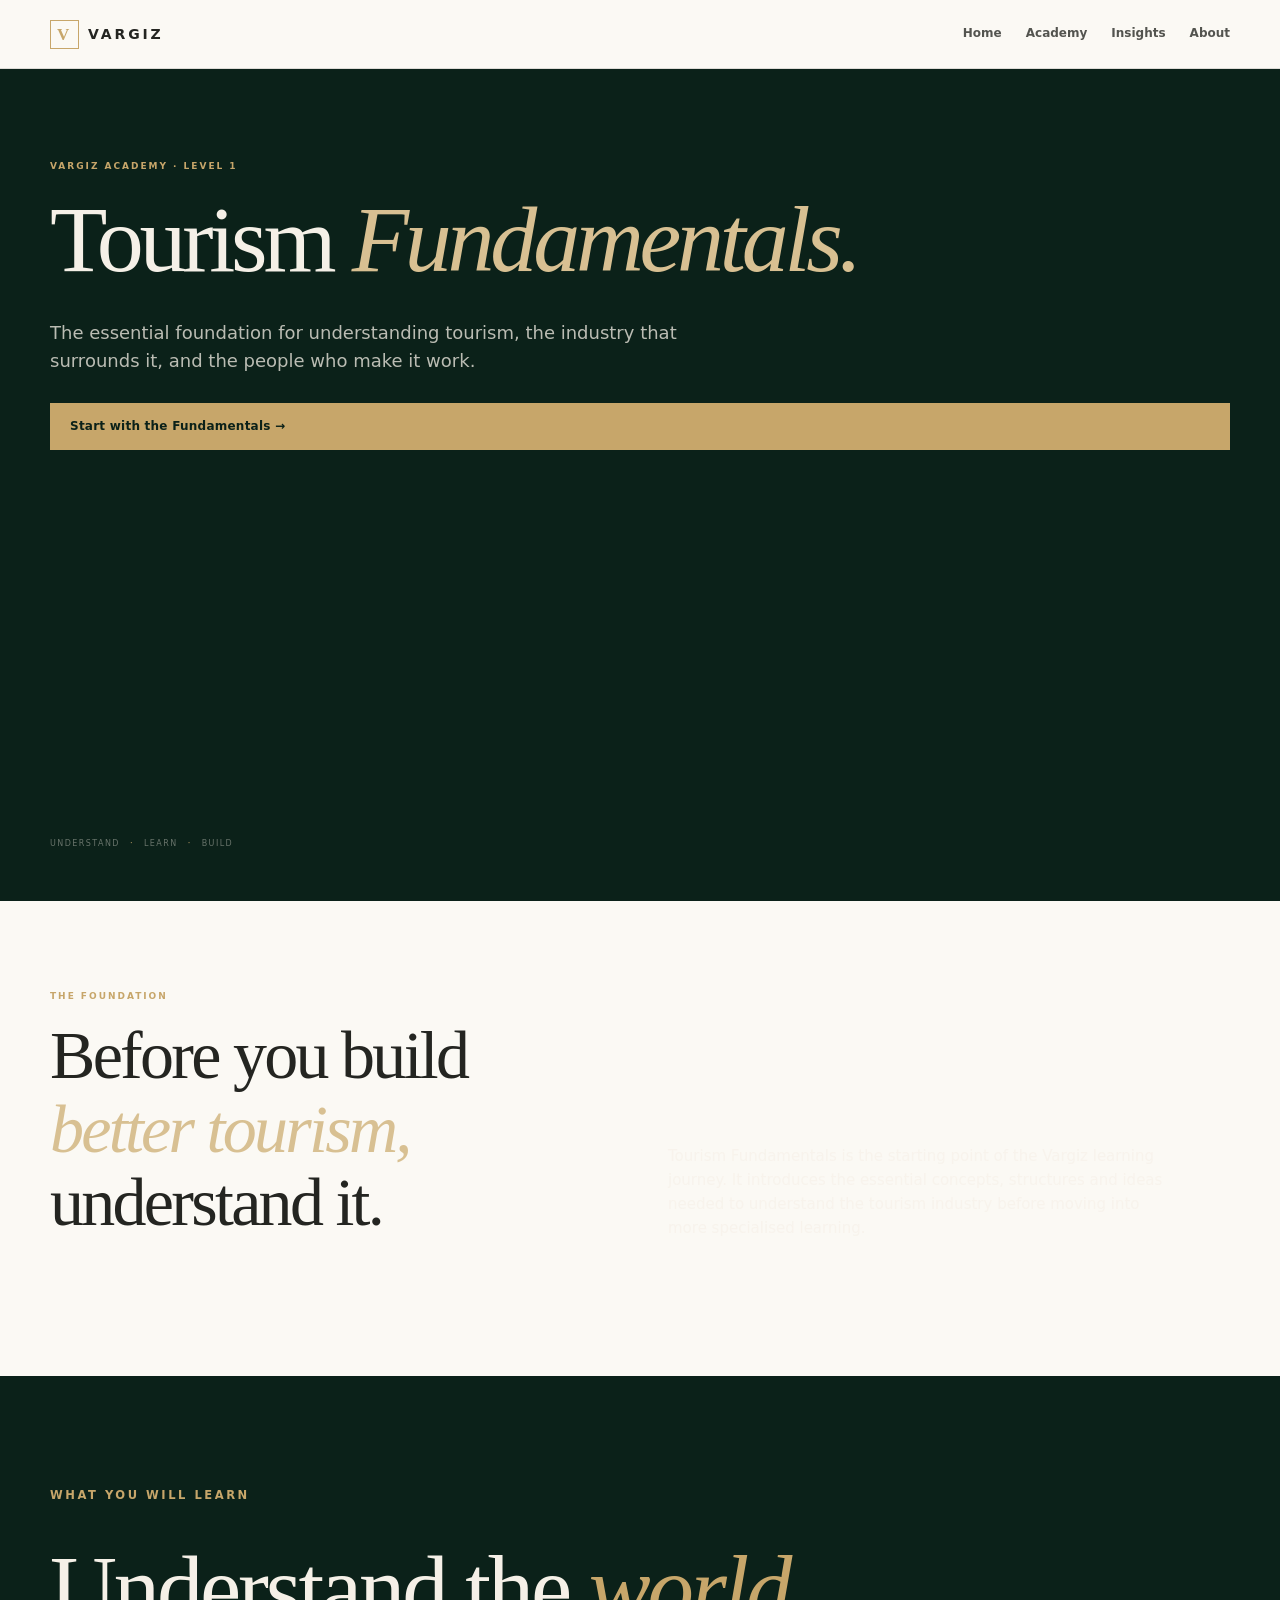
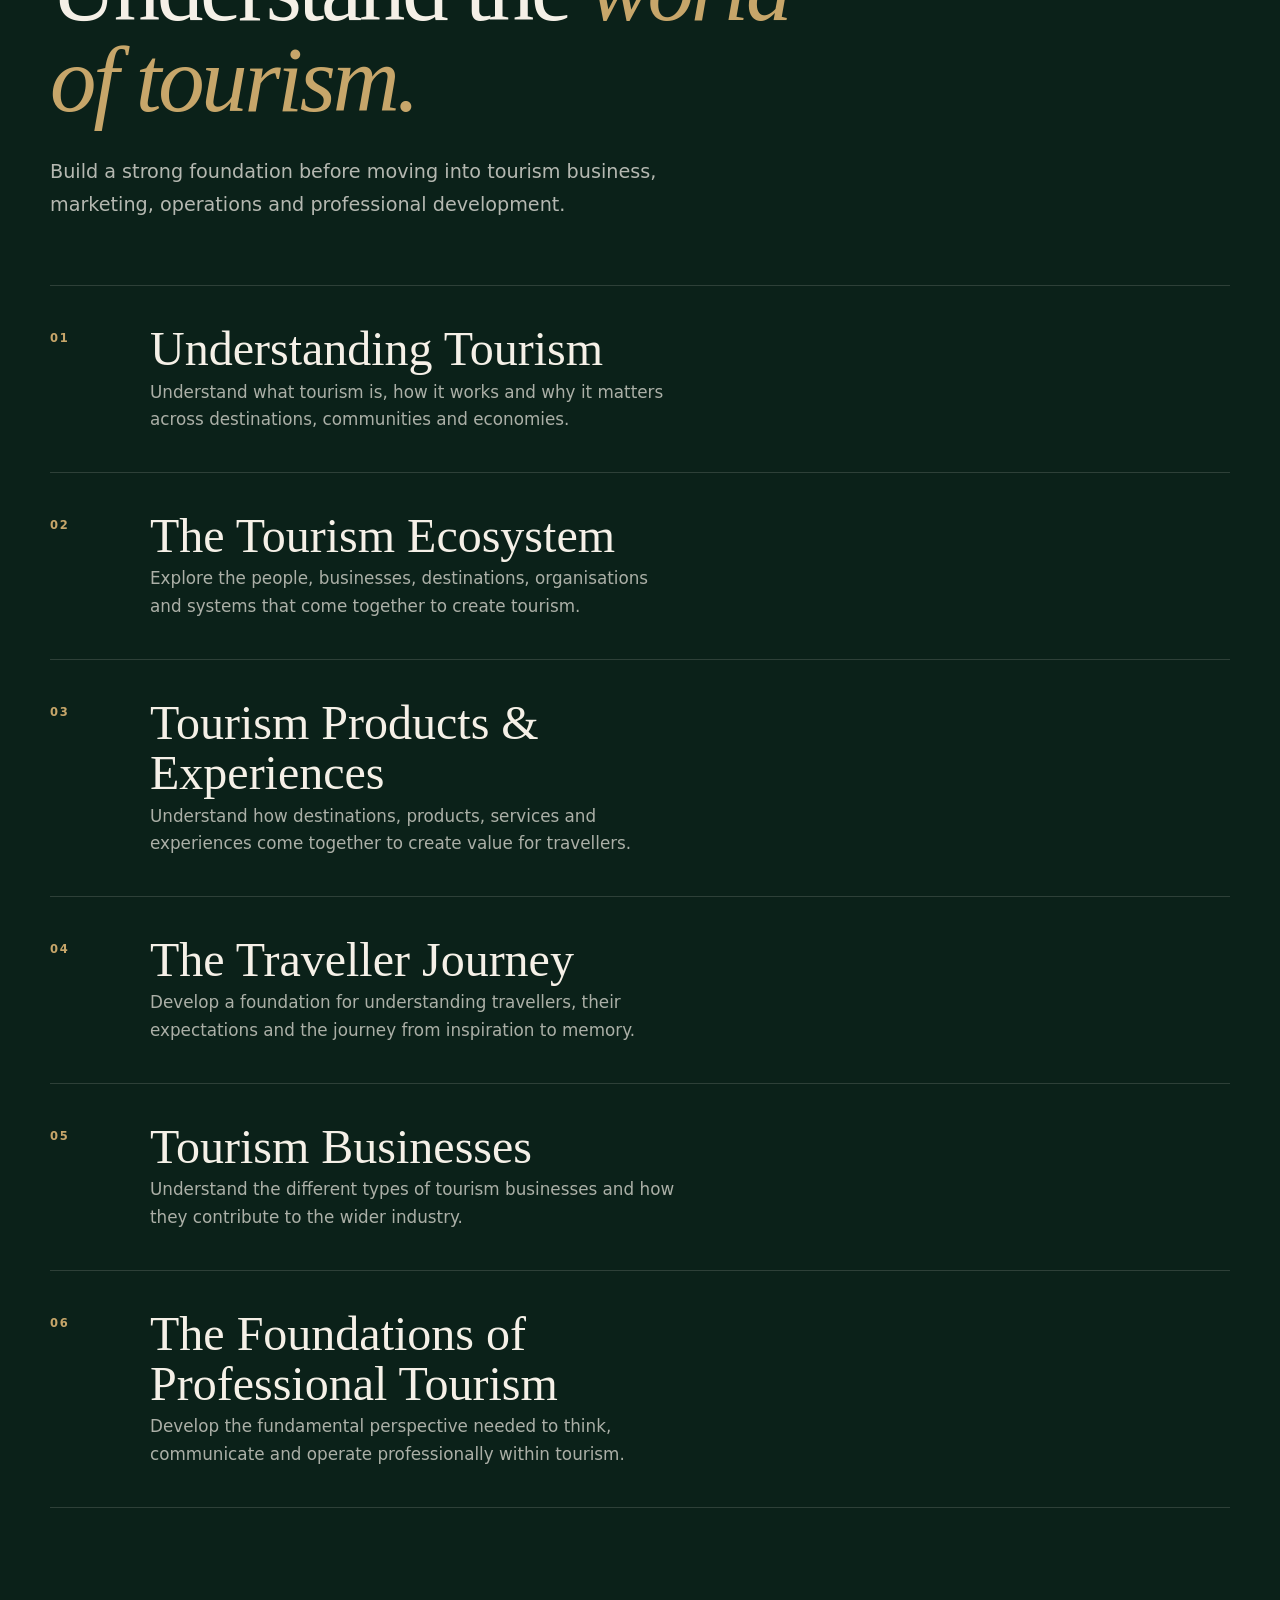
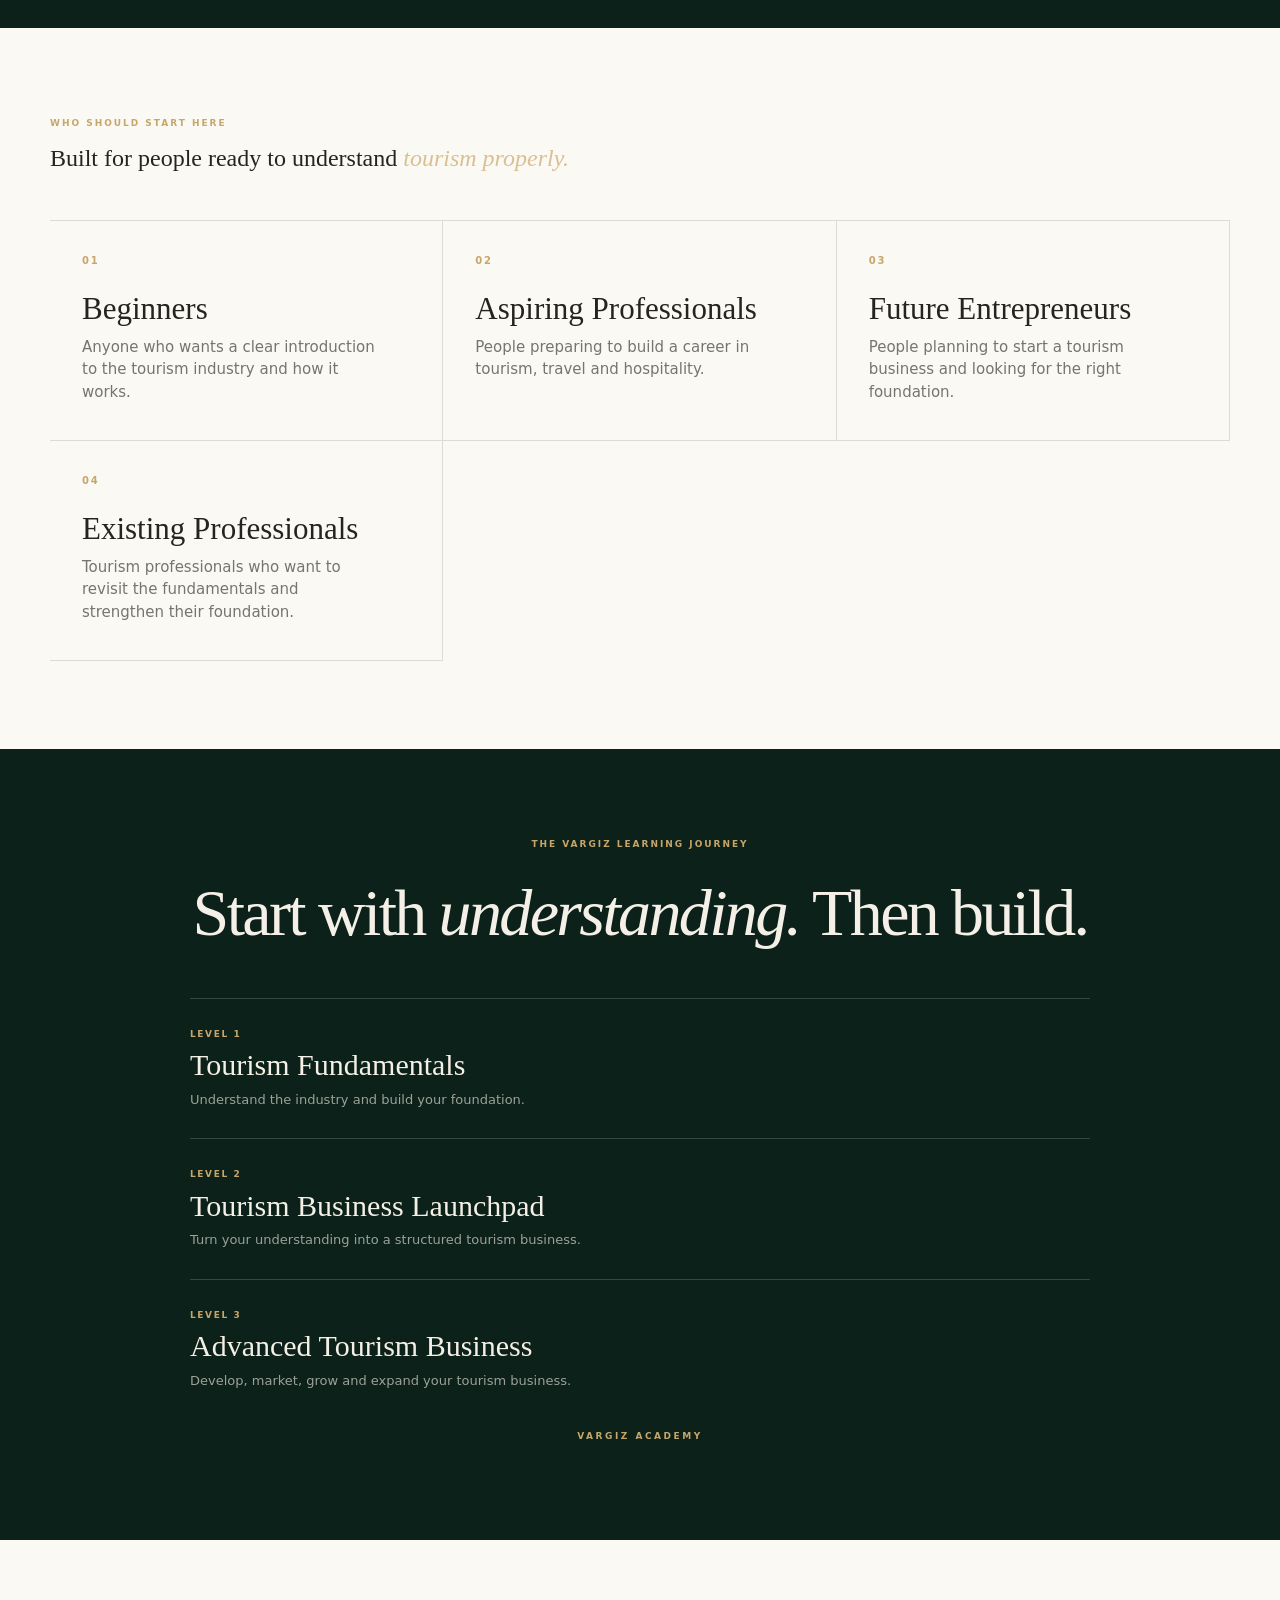
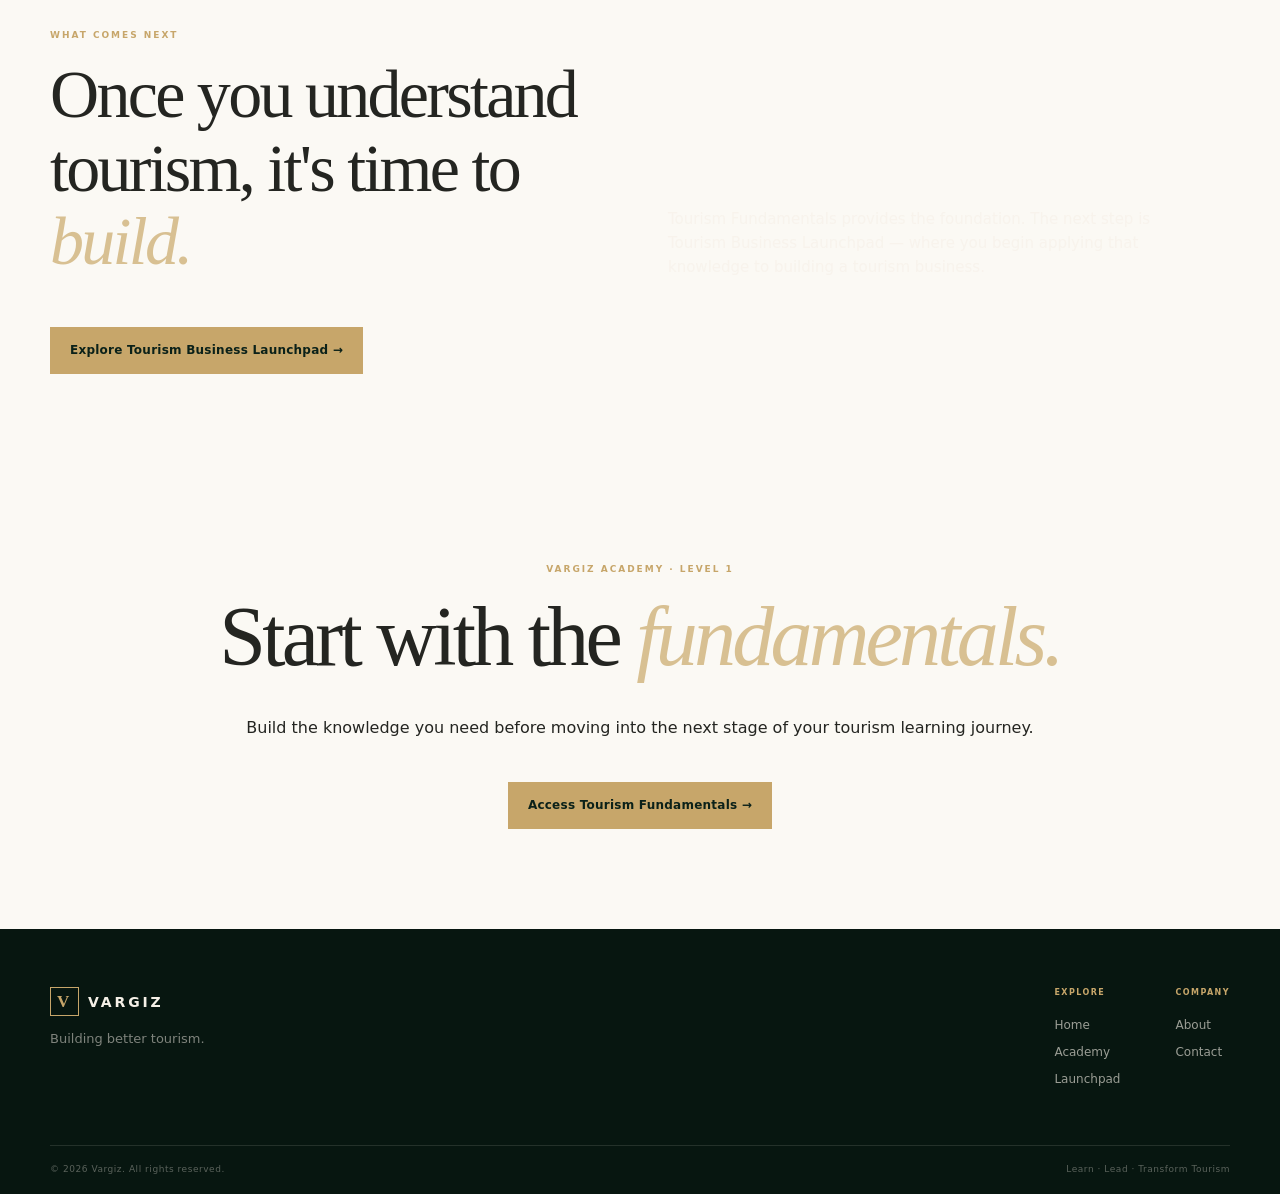
<file: academy/tourism-fundamentals/index.html>
<!doctype html>
<html lang="en">

<head>
  <meta charset="utf-8">

  <meta
    name="viewport"
    content="width=device-width, initial-scale=1"
  >

  <meta
    name="description"
    content="Tourism Fundamentals — Level 1 of the Vargiz Academy learning journey."
  >

  <meta
    name="theme-color"
    content="#0b2119"
  >

  <link
    rel="icon"
    href="/assets/icons/favicon.svg"
    type="image/svg+xml"
  >

  <link
    rel="stylesheet"
    href="/css/style.css"
  >

  <title>
    Tourism Fundamentals — Vargiz Academy
  </title>
</head>


<body>


  <!-- =====================================================
       HEADER
       ===================================================== -->

  <header class="site-header">

    <div class="container nav-wrap">

      <a
        class="brand"
        href="/"
        aria-label="Vargiz home"
      >

        <span class="brand-mark">V</span>

        <span class="brand-name">
          VARGIZ
        </span>

      </a>


      <button
        class="menu-toggle"
        type="button"
        aria-expanded="false"
        aria-controls="site-nav"
        aria-label="Open menu"
      >

        <span></span>
        <span></span>
        <span></span>

      </button>


      <nav
        id="site-nav"
        class="site-nav"
      >

        <a href="/">
          Home
        </a>

        <a href="/academy/">
          Academy
        </a>

        <a href="/#insights">
          Insights
        </a>

        <a href="/about.html">
          About
        </a>

      </nav>

    </div>

  </header>



  <main>


    <!-- =====================================================
         HERO
         ===================================================== -->

    <section class="hero">

      <div class="container hero-inner">

        <p class="eyebrow">
          VARGIZ ACADEMY · LEVEL 1
        </p>


        <h1>

          Tourism
          <em>Fundamentals.</em>

        </h1>


        <p class="hero-lead">

          The essential foundation for understanding
          tourism, the industry that surrounds it,
          and the people who make it work.

        </p>


        <a
          class="button button-primary"
          href="#access"
        >

          Start with the Fundamentals →

        </a>


        <div
          class="hero-signature"
          aria-hidden="true"
        >

          <span>
            UNDERSTAND
          </span>

          <i>·</i>

          <span>
            LEARN
          </span>

          <i>·</i>

          <span>
            BUILD
          </span>

        </div>

      </div>

    </section>



    <!-- =====================================================
         INTRODUCTION
         ===================================================== -->

    <section class="section">

      <div class="container">

        <div class="section-heading">

          <div>

            <p class="eyebrow">
              THE FOUNDATION
            </p>


            <h2>

              Before you build
              <em>better tourism,</em>
              understand it.

            </h2>

          </div>


          <p>

            Tourism Fundamentals is the starting point
            of the Vargiz learning journey. It introduces
            the essential concepts, structures and ideas
            needed to understand the tourism industry
            before moving into more specialised learning.

          </p>

        </div>

      </div>

    </section>



    <!-- =====================================================
         WHAT YOU WILL LEARN
         ===================================================== -->

    <section class="build-section">

      <div class="container">


        <p class="section-label">
          WHAT YOU WILL LEARN
        </p>


        <h2 class="build-title">

          Understand the
          <em>world of tourism.</em>

        </h2>


        <p class="build-intro">

          Build a strong foundation before moving into
          tourism business, marketing, operations and
          professional development.

        </p>


        <div class="build-list">


          <article class="build-item">

            <span class="build-number">
              01
            </span>

            <div>

              <h3>
                Understanding Tourism
              </h3>

              <p>
                Understand what tourism is, how it works
                and why it matters across destinations,
                communities and economies.
              </p>

            </div>

          </article>



          <article class="build-item">

            <span class="build-number">
              02
            </span>

            <div>

              <h3>
                The Tourism Ecosystem
              </h3>

              <p>
                Explore the people, businesses, destinations,
                organisations and systems that come together
                to create tourism.
              </p>

            </div>

          </article>



          <article class="build-item">

            <span class="build-number">
              03
            </span>

            <div>

              <h3>
                Tourism Products & Experiences
              </h3>

              <p>
                Understand how destinations, products,
                services and experiences come together
                to create value for travellers.
              </p>

            </div>

          </article>



          <article class="build-item">

            <span class="build-number">
              04
            </span>

            <div>

              <h3>
                The Traveller Journey
              </h3>

              <p>
                Develop a foundation for understanding
                travellers, their expectations and the
                journey from inspiration to memory.
              </p>

            </div>

          </article>



          <article class="build-item">

            <span class="build-number">
              05
            </span>

            <div>

              <h3>
                Tourism Businesses
              </h3>

              <p>
                Understand the different types of tourism
                businesses and how they contribute to the
                wider industry.
              </p>

            </div>

          </article>



          <article class="build-item">

            <span class="build-number">
              06
            </span>

            <div>

              <h3>
                The Foundations of Professional Tourism
              </h3>

              <p>
                Develop the fundamental perspective needed
                to think, communicate and operate professionally
                within tourism.
              </p>

            </div>

          </article>


        </div>

      </div>

    </section>



    <!-- =====================================================
         WHO THIS IS FOR
         ===================================================== -->

    <section class="section">

      <div class="container">


        <p class="eyebrow">
          WHO SHOULD START HERE
        </p>


        <h2>

          Built for people
          ready to understand
          <em>tourism properly.</em>

        </h2>


        <div class="ecosystem-grid">


          <article class="ecosystem-card">

            <span class="ecosystem-number">
              01
            </span>

            <h3>
              Beginners
            </h3>

            <p>
              Anyone who wants a clear introduction
              to the tourism industry and how it works.
            </p>

          </article>



          <article class="ecosystem-card">

            <span class="ecosystem-number">
              02
            </span>

            <h3>
              Aspiring Professionals
            </h3>

            <p>
              People preparing to build a career
              in tourism, travel and hospitality.
            </p>

          </article>



          <article class="ecosystem-card">

            <span class="ecosystem-number">
              03
            </span>

            <h3>
              Future Entrepreneurs
            </h3>

            <p>
              People planning to start a tourism
              business and looking for the right foundation.
            </p>

          </article>



          <article class="ecosystem-card">

            <span class="ecosystem-number">
              04
            </span>

            <h3>
              Existing Professionals
            </h3>

            <p>
              Tourism professionals who want to revisit
              the fundamentals and strengthen their foundation.
            </p>

          </article>


        </div>

      </div>

    </section>



    <!-- =====================================================
         LEARNING JOURNEY
         ===================================================== -->

    <section class="philosophy-section section">

      <div class="container philosophy-inner">


        <p class="eyebrow">
          THE VARGIZ LEARNING JOURNEY
        </p>


        <blockquote>

          Start with
          <em>understanding.</em>
          Then build.

        </blockquote>


        <div
          class="learning-path"
          style="
            margin-top:50px;
            text-align:left;
            border-top:1px solid rgba(245,240,231,.18);
          "
        >


          <div
            style="
              padding:28px 0;
              border-bottom:1px solid rgba(245,240,231,.18);
            "
          >

            <p
              style="
                margin:0 0 8px;
                color:var(--gold);
                font-size:9px;
                letter-spacing:.18em;
                font-weight:800;
              "
            >
              LEVEL 1
            </p>

            <h3
              style="
                margin:0;
                font-family:Georgia,serif;
                font-weight:400;
                font-size:30px;
              "
            >
              Tourism Fundamentals
            </h3>

            <p
              style="
                margin:8px 0 0;
                color:rgba(245,240,231,.62);
                font-size:13px;
              "
            >
              Understand the industry and build your foundation.
            </p>

          </div>



          <div
            style="
              padding:28px 0;
              border-bottom:1px solid rgba(245,240,231,.18);
            "
          >

            <p
              style="
                margin:0 0 8px;
                color:var(--gold);
                font-size:9px;
                letter-spacing:.18em;
                font-weight:800;
              "
            >
              LEVEL 2
            </p>

            <h3
              style="
                margin:0;
                font-family:Georgia,serif;
                font-weight:400;
                font-size:30px;
              "
            >
              Tourism Business Launchpad
            </h3>

            <p
              style="
                margin:8px 0 0;
                color:rgba(245,240,231,.62);
                font-size:13px;
              "
            >
              Turn your understanding into a structured tourism business.
            </p>

          </div>



          <div
            style="
              padding:28px 0;
            "
          >

            <p
              style="
                margin:0 0 8px;
                color:var(--gold);
                font-size:9px;
                letter-spacing:.18em;
                font-weight:800;
              "
            >
              LEVEL 3
            </p>

            <h3
              style="
                margin:0;
                font-family:Georgia,serif;
                font-weight:400;
                font-size:30px;
              "
            >
              Advanced Tourism Business
            </h3>

            <p
              style="
                margin:8px 0 0;
                color:rgba(245,240,231,.62);
                font-size:13px;
              "
            >
              Develop, market, grow and expand your tourism business.
            </p>

          </div>


        </div>


        <p class="philosophy-mark">
          VARGIZ ACADEMY
        </p>

      </div>

    </section>



    <!-- =====================================================
         NEXT STEP
         ===================================================== -->

    <section class="section">

      <div class="container">


        <div class="section-heading">

          <div>

            <p class="eyebrow">
              WHAT COMES NEXT
            </p>


            <h2>

              Once you understand
              tourism, it's time to
              <em>build.</em>

            </h2>

          </div>


          <p>

            Tourism Fundamentals provides the foundation.
            The next step is Tourism Business Launchpad —
            where you begin applying that knowledge to
            building a tourism business.

          </p>

        </div>


        <a
          class="button button-primary"
          href="/academy/tourism-business-launchpad/"
        >

          Explore Tourism Business Launchpad →

        </a>

      </div>

    </section>



    <!-- =====================================================
         ACCESS CTA
         ===================================================== -->

    <section
      class="section final-cta"
      id="access"
    >

      <div class="container final-cta-inner">


        <p class="eyebrow">
          VARGIZ ACADEMY · LEVEL 1
        </p>


        <h2>

          Start with the
          <em>fundamentals.</em>

        </h2>


        <p>

          Build the knowledge you need before
          moving into the next stage of your
          tourism learning journey.

        </p>


        <br>


        <!-- Replace # with the final book/download link later -->

        <a
          class="button button-primary"
          href="#"
        >

          Access Tourism Fundamentals →

        </a>


      </div>

    </section>


  </main>



  <!-- =====================================================
       FOOTER
       ===================================================== -->

  <footer class="site-footer">


    <div class="container footer-top">


      <div>

        <a
          class="brand footer-brand"
          href="/"
          aria-label="Vargiz home"
        >

          <span class="brand-mark">
            V
          </span>

          <span class="brand-name">
            VARGIZ
          </span>

        </a>


        <p>
          Building better tourism.
        </p>

      </div>



      <div class="footer-links">


        <div>

          <strong>
            EXPLORE
          </strong>

          <a href="/">
            Home
          </a>

          <a href="/academy/">
            Academy
          </a>

          <a href="/academy/tourism-business-launchpad/">
            Launchpad
          </a>

        </div>



        <div>

          <strong>
            COMPANY
          </strong>

          <a href="/about.html">
            About
          </a>

          <a href="/contact.html">
            Contact
          </a>

        </div>


      </div>


    </div>



    <div class="container footer-bottom">

      <span>
        © <span id="year"></span> Vargiz.
        All rights reserved.
      </span>

      <span>
        Learn · Lead · Transform Tourism
      </span>

    </div>


  </footer>



  <script src="/js/main.js"></script>


</body>

</html>
</file>
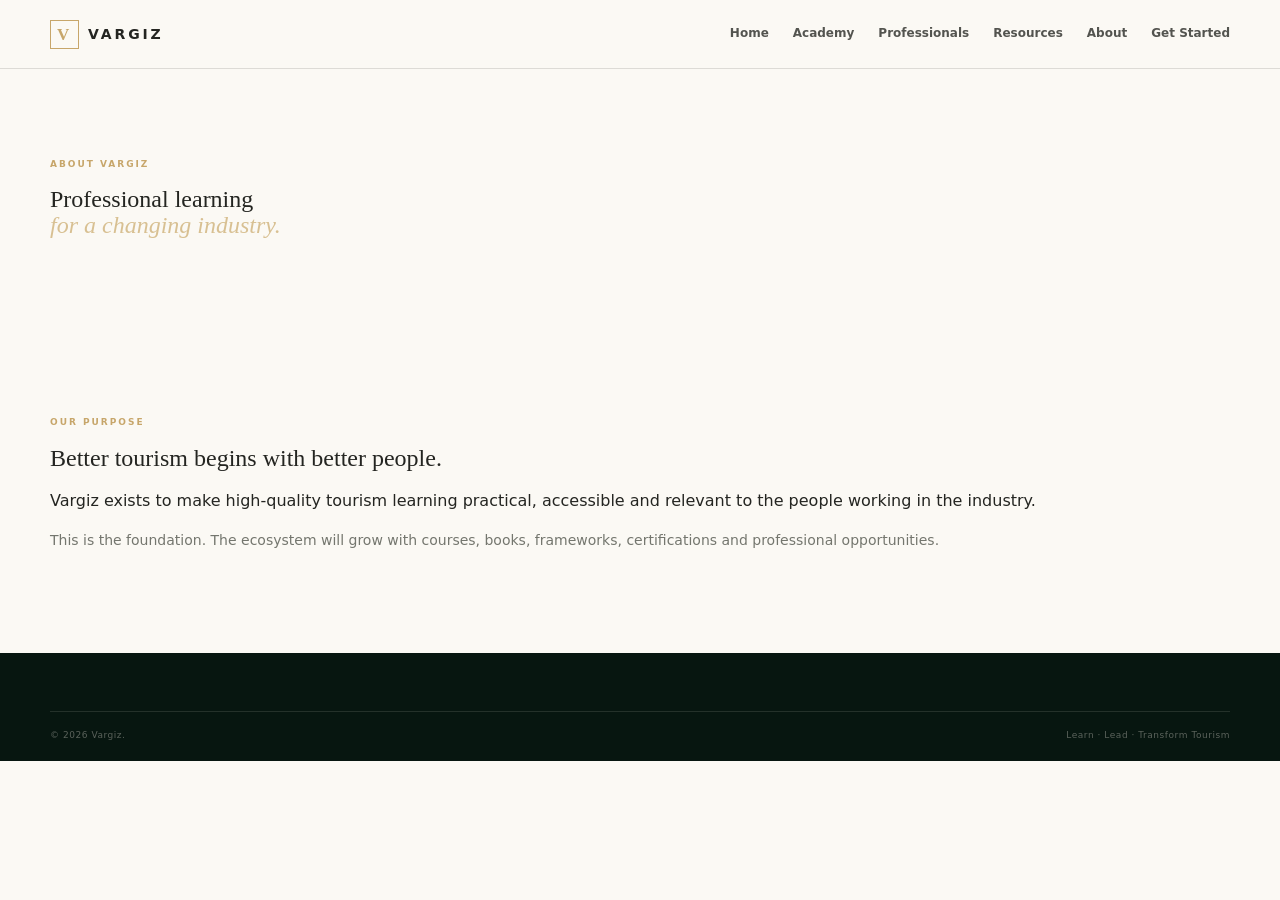
<file: about.html>
<!doctype html><html lang="en"><head><meta charset="utf-8"><meta name="viewport" content="width=device-width, initial-scale=1"><meta name="description" content="About Vargiz."><link rel="stylesheet" href="css/style.css"><link rel="icon" href="assets/icons/favicon.svg"><title>About — Vargiz</title></head><body><header class="site-header"><div class="container nav-wrap"><a class="brand" href="index.html"><span class="brand-mark">V</span><span class="brand-name">VARGIZ</span></a><button class="menu-toggle" aria-expanded="false" aria-controls="site-nav"><span></span><span></span><span></span></button><nav id="site-nav" class="site-nav"><a href="index.html">Home</a><a href="courses.html">Academy</a><a href="index.html#professionals">Professionals</a><a href="index.html#resources">Resources</a><a href="about.html">About</a><a class="nav-cta" href="contact.html">Get Started</a></nav></div></header><main><section class="section dark-section"><div class="container"><p class="eyebrow">ABOUT VARGIZ</p><h1>Professional learning<br><em>for a changing industry.</em></h1></div></section><section class="section"><div class="container split"><div><p class="eyebrow">OUR PURPOSE</p><h2>Better tourism begins with better people.</h2></div><div><p>Vargiz exists to make high-quality tourism learning practical, accessible and relevant to the people working in the industry.</p><p class="muted">This is the foundation. The ecosystem will grow with courses, books, frameworks, certifications and professional opportunities.</p></div></div></section></main><footer class="site-footer"><div class="container footer-bottom" style="margin-top:0"><span>© <span id="year"></span> Vargiz.</span><span>Learn · Lead · Transform Tourism</span></div></footer><script src="js/main.js"></script></body></html>
</file>
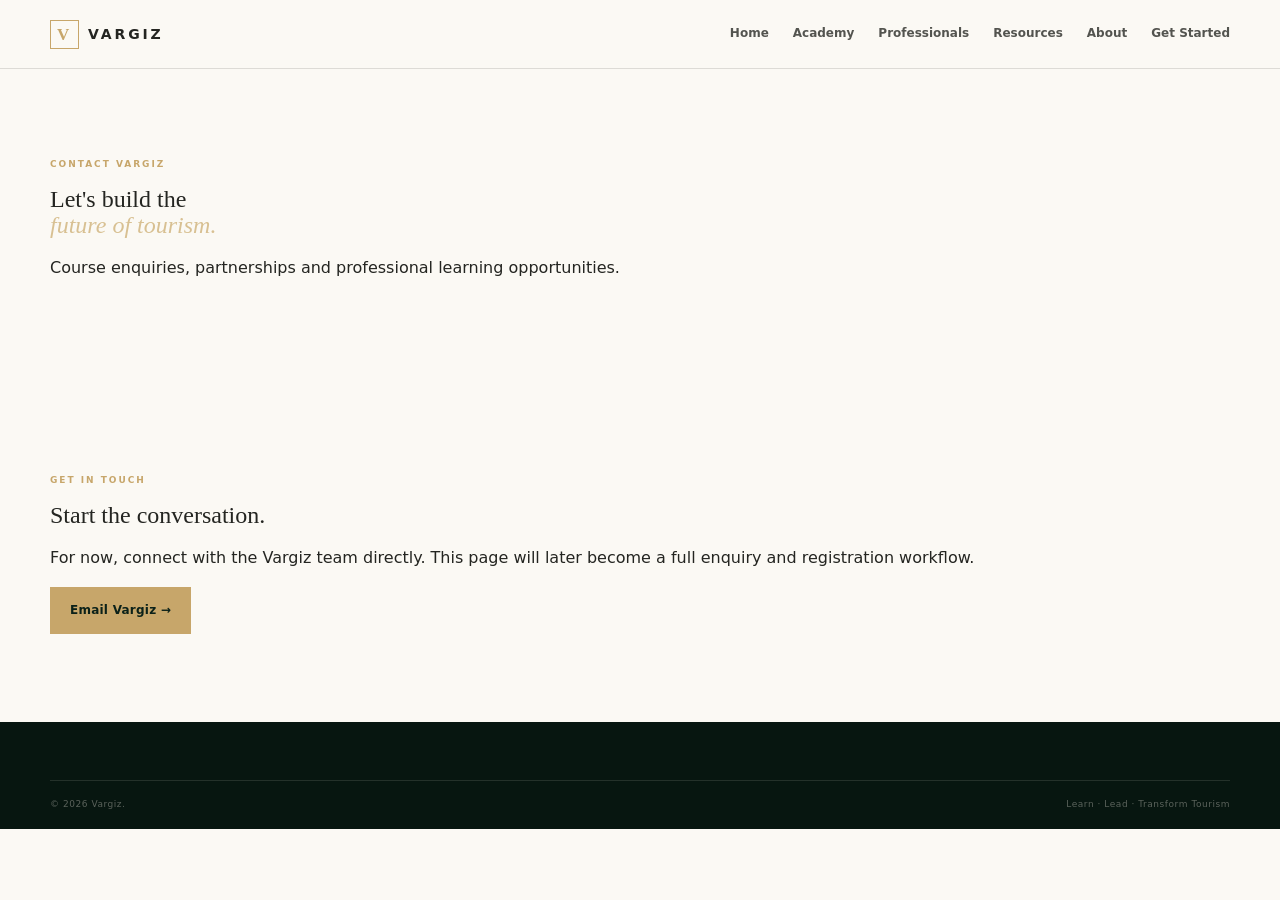
<file: contact.html>
<!doctype html><html lang="en"><head><meta charset="utf-8"><meta name="viewport" content="width=device-width, initial-scale=1"><meta name="description" content="Contact Vargiz."><link rel="stylesheet" href="css/style.css"><link rel="icon" href="assets/icons/favicon.svg"><title>Contact — Vargiz</title></head><body><header class="site-header"><div class="container nav-wrap"><a class="brand" href="index.html"><span class="brand-mark">V</span><span class="brand-name">VARGIZ</span></a><button class="menu-toggle" aria-expanded="false" aria-controls="site-nav"><span></span><span></span><span></span></button><nav id="site-nav" class="site-nav"><a href="index.html">Home</a><a href="courses.html">Academy</a><a href="index.html#professionals">Professionals</a><a href="index.html#resources">Resources</a><a href="about.html">About</a><a class="nav-cta" href="contact.html">Get Started</a></nav></div></header><main><section class="section dark-section"><div class="container"><p class="eyebrow">CONTACT VARGIZ</p><h1>Let's build the<br><em>future of tourism.</em></h1><p class="hero-text">Course enquiries, partnerships and professional learning opportunities.</p></div></section><section class="section"><div class="container split"><div><p class="eyebrow">GET IN TOUCH</p><h2>Start the conversation.</h2></div><div><p>For now, connect with the Vargiz team directly. This page will later become a full enquiry and registration workflow.</p><a class="button button-primary" href="mailto:hello@vargiz.com">Email Vargiz →</a></div></div></section></main><footer class="site-footer"><div class="container footer-bottom" style="margin-top:0"><span>© <span id="year"></span> Vargiz.</span><span>Learn · Lead · Transform Tourism</span></div></footer><script src="js/main.js"></script></body></html>
</file>
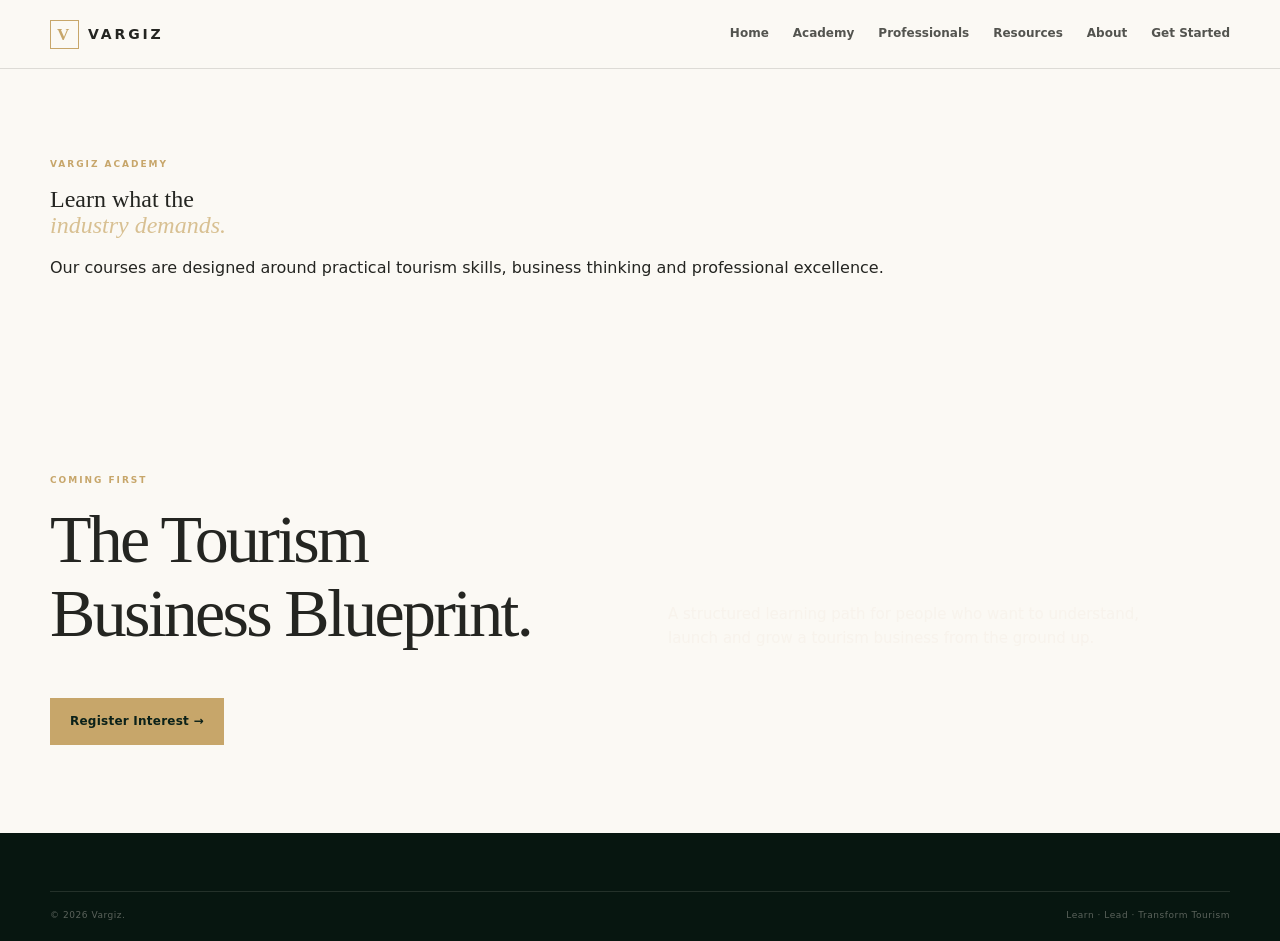
<file: courses.html>
<!doctype html><html lang="en"><head><meta charset="utf-8"><meta name="viewport" content="width=device-width, initial-scale=1"><meta name="description" content="Vargiz Academy courses and professional learning."><link rel="stylesheet" href="css/style.css"><link rel="icon" href="assets/icons/favicon.svg"><title>Academy — Vargiz</title></head><body><header class="site-header"><div class="container nav-wrap"><a class="brand" href="index.html"><span class="brand-mark">V</span><span class="brand-name">VARGIZ</span></a><button class="menu-toggle" aria-expanded="false" aria-controls="site-nav"><span></span><span></span><span></span></button><nav id="site-nav" class="site-nav"><a href="index.html">Home</a><a href="courses.html">Academy</a><a href="index.html#professionals">Professionals</a><a href="index.html#resources">Resources</a><a href="about.html">About</a><a class="nav-cta" href="contact.html">Get Started</a></nav></div></header><main><section class="section dark-section"><div class="container"><p class="eyebrow">VARGIZ ACADEMY</p><h1>Learn what the<br><em>industry demands.</em></h1><p class="hero-text">Our courses are designed around practical tourism skills, business thinking and professional excellence.</p></div></section><section class="section"><div class="container"><div class="section-heading"><div><p class="eyebrow">COMING FIRST</p><h2>The Tourism<br>Business Blueprint.</h2></div><p>A structured learning path for people who want to understand, launch and grow a tourism business from the ground up.</p></div><a class="button button-primary" href="contact.html">Register Interest →</a></div></section></main><footer class="site-footer"><div class="container footer-bottom" style="margin-top:0"><span>© <span id="year"></span> Vargiz.</span><span>Learn · Lead · Transform Tourism</span></div></footer><script src="js/main.js"></script></body></html>
</file>
<file: css/style.css>
:root {
  --green: #0b2119;
  --green-2: #12382a;
  --green-3: #183f30;

  --ivory: #f5f0e7;
  --paper: #fbf9f4;

  --gold: #c7a66a;
  --gold-light: #d8c092;

  --charcoal: #242521;
  --muted: #74766e;

  --line: rgba(36, 37, 33, 0.14);
  --dark-line: rgba(245, 240, 231, 0.15);

  --serif: Georgia, "Times New Roman", serif;
  --sans: Inter, ui-sans-serif, system-ui, -apple-system,
          BlinkMacSystemFont, "Segoe UI", sans-serif;

  --max: 1180px;
}


/* =========================================================
   GLOBAL
   ========================================================= */

* {
  box-sizing: border-box;
}

html {
  scroll-behavior: smooth;
}

body {
  margin: 0;
  background: var(--paper);
  color: var(--charcoal);
  font-family: var(--sans);
  line-height: 1.6;
}

a {
  color: inherit;
  text-decoration: none;
}

img,
svg,
video {
  max-width: 100%;
}

.container {
  width: min(calc(100% - 32px), var(--max));
  margin: 0 auto;
}

.skip-link {
  position: absolute;
  left: -999px;
}

.skip-link:focus {
  left: 16px;
  top: 16px;
  z-index: 99;
  background: #fff;
  padding: 10px;
}


/* =========================================================
   HEADER
   ========================================================= */

.site-header {
  position: sticky;
  top: 0;
  z-index: 20;

  background: rgba(251, 249, 244, 0.94);
  backdrop-filter: blur(14px);

  border-bottom: 1px solid var(--line);
}

.nav-wrap {
  min-height: 68px;

  display: flex;
  align-items: center;
  justify-content: space-between;
}

.brand {
  display: flex;
  align-items: center;
  gap: 9px;

  font-weight: 800;
  letter-spacing: 0.18em;
}

.brand-mark {
  display: grid;
  place-items: center;

  width: 29px;
  height: 29px;

  border: 1px solid var(--gold);
  color: var(--gold);

  font-family: var(--serif);
  font-size: 17px;
}

.brand-name {
  font-size: 14px;
}

.site-nav {
  display: flex;
  align-items: center;
  gap: 24px;

  font-size: 12px;
  font-weight: 700;
}

.site-nav a {
  opacity: 0.78;
}

.site-nav a:hover {
  opacity: 1;
}

.menu-toggle {
  display: none;

  background: none;
  border: 0;
  padding: 8px;
}

.menu-toggle span {
  display: block;

  width: 23px;
  height: 1px;

  background: var(--charcoal);

  margin: 5px;
}


/* =========================================================
   TYPOGRAPHY
   ========================================================= */

h1,
h2,
h3 {
  margin: 0;
  line-height: 1.08;
}

h1,
h2 {
  font-family: var(--serif);
  font-weight: 400;
}

h1 em,
h2 em {
  color: var(--gold-light);
  font-style: italic;
}

.eyebrow {
  margin: 0 0 16px;

  font-size: 9px;
  letter-spacing: 0.22em;
  font-weight: 800;

  color: var(--gold);
}

.muted {
  color: var(--muted) !important;
  font-size: 14px !important;
}


/* =========================================================
   BUTTONS
   ========================================================= */

.button {
  display: inline-flex;
  align-items: center;
  gap: 12px;

  padding: 14px 20px;

  font-size: 12px;
  font-weight: 800;
  letter-spacing: 0.02em;
}

.button-primary {
  background: var(--gold);
  color: var(--green);
}

.button-primary:hover {
  background: var(--gold-light);
}


/* =========================================================
   SECTION BASE
   ========================================================= */

.section {
  padding: 88px 0;
}


/* =========================================================
   SECTION 1 — HERO
   ========================================================= */

.hero {
  background: var(--green);
  color: var(--ivory);
  overflow: hidden;
}

.hero-inner {
  min-height: calc(100svh - 68px);

  padding: 62px 0 20px;

  display: flex;
  flex-direction: column;
  justify-content: center;
}

.hero h1 {
  max-width: 900px;

  font-size: clamp(52px, 11vw, 94px);
  letter-spacing: -0.045em;
}

.hero-lead {
  max-width: 650px;

  margin: 28px 0;

  font-size: 18px;
  line-height: 1.55;

  color: rgba(245, 240, 231, 0.75);
}

.hero-signature {
  margin-top: auto;
  padding-top: 50px;

  display: flex;
  flex-wrap: wrap;
  gap: 10px;

  font-size: 8px;
  line-height: 1.8;
  letter-spacing: 0.18em;

  color: rgba(245, 240, 231, 0.4);
}

.hero-signature i {
  font-style: normal;
  color: var(--gold);
}


/* =========================================================
   SECTION 2 — THE CHANGE
   ========================================================= */

.change-section {
  background: var(--paper);
  color: var(--charcoal);

  padding: 52px 0;
}

.change-intro {
  max-width: 850px;
}

.change-intro h2 {
  font-size: clamp(45px, 11vw, 72px);

  line-height: 1.02;
  letter-spacing: -0.045em;
}

.change-intro h2 em {
  color: var(--gold);
}

.change-lead {
  max-width: 650px;

  margin: 25px 0 0;

  font-size: 17px;
  line-height: 1.55;

  color: var(--muted);
}

.ecosystem-grid {
  display: grid;
  grid-template-columns: 1fr;

  gap: 0;

  margin-top: 48px;

  border-top: 1px solid var(--line);
}

.ecosystem-card {
  background: var(--paper);

  min-height: 0;

  padding: 25px 0 28px;

  border-bottom: 1px solid var(--line);
}

.ecosystem-number {
  display: block;

  color: var(--gold);

  font-size: 10px;
  font-weight: 800;
  letter-spacing: 0.18em;
}

.ecosystem-card h3 {
  margin: 24px 0 10px;

  font-family: var(--serif);
  font-size: 31px;
  font-weight: 400;
  line-height: 1.05;
}

.ecosystem-card p {
  max-width: 300px;

  margin: 0;

  color: var(--muted);

  font-size: 15px;
  line-height: 1.5;
}

.change-closing {
  max-width: 850px;

  margin-top: 52px;
  padding-top: 28px;

  border-top: 1px solid var(--line);
}

.change-closing p {
  margin: 0;

  font-family: var(--serif);
  font-size: clamp(26px, 6vw, 40px);
  line-height: 1.2;
  letter-spacing: -0.025em;
}


/* =========================================================
   SECTION 3 — THE BELIEF
   ========================================================= */

.belief-section {
  background: var(--paper);
  color: var(--charcoal);

  padding: 56px 0 64px;
}

.belief-section .container {
  width: min(calc(100% - 48px), var(--max));
}

.belief-section .section-label {
  margin-bottom: 34px;

  color: var(--gold);

  font-family: var(--sans);
  font-size: 0.72rem;
  font-weight: 700;
  letter-spacing: 0.22em;
  text-transform: uppercase;
}

.belief-title {
  max-width: 760px;

  font-family: var(--serif);
  font-size: clamp(2.7rem, 10vw, 5.8rem);
  font-weight: 400;

  line-height: 0.98;
  letter-spacing: -0.035em;
}

.belief-title em {
  color: var(--gold);
  font-style: italic;
}

.belief-copy {
  max-width: 680px;
  margin-top: 32px;
}

.belief-copy p {
  margin: 0;

  color: var(--muted);

  font-family: var(--sans);
  font-size: 1.15rem;
  line-height: 1.75;
}

.belief-divider {
  width: 100%;
  height: 1px;

  margin: 42px 0 24px;

  background: rgba(35, 35, 32, 0.16);
}

.belief-closing {
  max-width: 620px;

  margin: 0;

  color: var(--charcoal);

  font-family: var(--serif);
  font-size: 1.65rem;
  line-height: 1.35;
}


/* =========================================================
   SECTION 4 — HOW WE BUILD
   ========================================================= */

.build-section {
  background: var(--green);
  color: var(--ivory);

  padding: 64px 0 72px;

  overflow: hidden;
}

.build-section .container {
  width: calc(100% - 48px);
  max-width: var(--max);
}

.build-section .section-label {
  margin: 0 0 28px;

  color: var(--gold);

  font-family: var(--sans);
  font-size: 0.72rem;
  font-weight: 700;
  letter-spacing: 0.22em;
  text-transform: uppercase;
}

.build-title {
  max-width: 760px;

  color: var(--ivory);

  font-family: var(--serif);
  font-size: clamp(2.7rem, 10vw, 5.8rem);
  font-weight: 400;

  line-height: 0.98;
  letter-spacing: -0.035em;
}

.build-title em {
  color: var(--gold);
  font-style: italic;
}

.build-intro {
  max-width: 680px;

  margin: 30px 0 0;

  color: rgba(247, 243, 235, 0.72);

  font-family: var(--sans);
  font-size: 1.08rem;
  line-height: 1.7;
}

.build-list {
  width: 100%;

  margin-top: 48px;

  border-top: 1px solid var(--dark-line);
}

.build-item {
  display: block;

  width: 100%;

  padding: 30px 0 34px;

  border-bottom: 1px solid var(--dark-line);
}

.build-number {
  display: block;

  margin: 0 0 18px;

  color: var(--gold);

  font-family: var(--sans);
  font-size: 0.72rem;
  font-weight: 700;
  letter-spacing: 0.16em;
}

.build-item h3 {
  margin: 0;

  color: var(--ivory);

  font-family: var(--serif);
  font-size: 2.35rem;
  font-weight: 400;

  line-height: 1.05;
}

.build-item p {
  width: 100%;
  max-width: 540px;

  margin: 14px 0 0;

  color: rgba(247, 243, 235, 0.68);

  font-family: var(--sans);
  font-size: 1rem;
  line-height: 1.65;
}


/* =========================================================
   SECTION 5 — CURRENT WORK
   ========================================================= */

.work-section {
  background: var(--paper);
}

.work-section .section-heading {
  margin-bottom: 42px;
}

.work-section .section-heading h2 em {
  color: var(--gold);
}

.work-section .section-heading > p {
  color: var(--muted);
  line-height: 1.7;
}

.section-heading {
  display: grid;
  grid-template-columns: 1fr 1fr;

  gap: 56px;

  align-items: end;

  margin-bottom: 48px;
}

.section-heading h2 {
  font-size: clamp(40px, 6vw, 68px);
  letter-spacing: -0.04em;
}

.section-heading > p {
  max-width: 500px;

  margin: 0;

  color: rgba(245, 240, 231, 0.64);

  font-size: 15px;
}

.work-grid {
  display: grid;
  grid-template-columns: repeat(2, 1fr);

  gap: 1px;

  background: var(--line);
}

.work-card {
  position: relative;

  min-height: 300px;

  display: flex;
  flex-direction: column;

  padding: 34px 28px;

  background: var(--paper);

  overflow: hidden;

  transition: transform 0.25s ease;
}

.work-card > span {
  font-size: 8px;
  letter-spacing: 0.17em;
  color: var(--gold);
  font-weight: 800;
}

.work-card h3 {
  max-width: 440px;

  margin: 56px 0 10px;

  font-family: var(--serif);
  font-size: 29px;
  font-weight: 400;

  line-height: 1.12;
}

.work-card p {
  max-width: 450px;

  margin: 0;

  color: var(--muted);

  font-size: 13px;
  line-height: 1.65;
}

.work-card a {
  margin-top: auto;
  padding-top: 25px;

  font-size: 11px;
  font-weight: 800;
}

.work-academy {
  background: var(--green);
  color: var(--ivory);
}

.work-academy p {
  color: rgba(245, 240, 231, 0.62);
}

.work-feature {
  background: var(--ivory);
}

.work-future {
  background: #efe9dd;
}


/* =========================================================
   SECTION 6 — INSIGHTS
   ========================================================= */

.insights-section {
  background: #efe9dd;
}

.insights-section .section-heading {
  margin-bottom: 48px;
}

.insights-section .section-heading h2 em {
  color: var(--gold);
}

.insights-section .section-heading > p {
  color: var(--muted);
  line-height: 1.7;
}

.insight-list {
  border-top: 1px solid var(--line);
}

.insight-list article {
  display: grid;
  grid-template-columns: 190px 1fr auto;

  column-gap: 30px;

  align-items: start;

  padding: 30px 0;

  border-bottom: 1px solid var(--line);
}

.insight-list article > span {
  padding-top: 6px;

  color: var(--gold);

  font-size: 8px;
  letter-spacing: 0.17em;
  font-weight: 800;
}

.insight-list article h3 {
  margin: 0;

  font-family: var(--serif);
  font-size: 28px;
  font-weight: 400;

  line-height: 1.15;
}

.insight-list article p {
  grid-column: 2;

  max-width: 560px;

  margin: 12px 0 0;

  color: var(--muted);

  font-size: 13px;
  line-height: 1.65;
}

.insight-list article a {
  grid-column: 3;
  grid-row: 1 / span 2;

  align-self: center;

  font-size: 10px;
  font-weight: 800;

  white-space: nowrap;
}

.insight-list article a:hover {
  color: var(--gold);
}


/* =========================================================
   SECTION 7 — PHILOSOPHY
   ========================================================= */

.philosophy-section {
  background: var(--green);
  color: var(--ivory);

  text-align: center;
}

.philosophy-inner {
  max-width: 900px;
}

.philosophy-inner blockquote {
  margin: 25px auto 35px;

  font-family: var(--serif);
  font-size: clamp(34px, 6vw, 66px);

  line-height: 1.08;
  letter-spacing: -0.04em;
}

.philosophy-mark {
  font-size: 9px;
  letter-spacing: 0.28em;
  color: var(--gold);
  font-weight: 800;
}


/* =========================================================
   SECTION 8 — WHAT COMES NEXT
   ========================================================= */

.future-section {
  background: var(--ivory);
}

.future-grid {
  display: grid;
  grid-template-columns: 1fr 1fr;

  gap: 56px;

  align-items: start;
}

.future-grid h2 {
  font-size: clamp(40px, 6vw, 68px);
  letter-spacing: -0.04em;
}

.future-grid p {
  max-width: 560px;
  font-size: 17px;
}


/* =========================================================
   FINAL CTA
   ========================================================= */

.final-cta {
  background: var(--paper);

  text-align: center;

  padding: 100px 0;
}

.final-cta-inner {
  max-width: 850px;
}

.final-cta h2 {
  margin-bottom: 32px;

  font-size: clamp(48px, 8vw, 84px);
  letter-spacing: -0.045em;
}


/* =========================================================
   FOOTER
   ========================================================= */

.site-footer {
  background: #071610;
  color: var(--ivory);

  padding: 58px 0 18px;
}

.footer-top {
  display: flex;
  justify-content: space-between;

  gap: 50px;
}

.footer-brand {
  display: inline-flex;
}

.footer-top p {
  color: rgba(245, 240, 231, 0.5);
  font-size: 13px;
}

.footer-links {
  display: flex;
  gap: 55px;
}

.footer-links div {
  display: flex;
  flex-direction: column;
  gap: 8px;

  font-size: 12px;
}

.footer-links strong {
  margin-bottom: 8px;

  font-size: 8px;
  letter-spacing: 0.18em;

  color: var(--gold);
}

.footer-links a {
  color: rgba(245, 240, 231, 0.62);
}

.footer-bottom {
  display: flex;
  justify-content: space-between;

  gap: 15px;

  margin-top: 55px;
  padding-top: 16px;

  border-top: 1px solid rgba(245, 240, 231, 0.12);

  color: rgba(245, 240, 231, 0.35);

  font-size: 9px;
  letter-spacing: 0.06em;
}


/* =========================================================
   MOBILE
   ========================================================= */

@media (max-width: 760px) {

  .container {
    width: calc(100% - 32px);
  }


  /* Header */

  .site-nav {
    display: none;

    position: absolute;

    left: 0;
    right: 0;
    top: 68px;

    background: var(--paper);

    padding: 13px 16px 18px;

    border-bottom: 1px solid var(--line);

    flex-direction: column;
    align-items: stretch;

    gap: 0;
  }

  .site-nav.open {
    display: flex;
  }

  .site-nav a {
    padding: 12px 4px;
  }

  .menu-toggle {
    display: block;
  }


  /* Hero */

  .hero-inner {
    min-height: calc(100svh - 68px);

    padding: 62px 0 20px;

    align-items: flex-start;
  }

  .hero h1 {
    width: 100%;
    max-width: 100%;

    font-size: clamp(52px, 14vw, 68px);

    line-height: 0.94;
  }

  .hero-lead {
    max-width: 100%;

    margin: 28px 0;

    font-size: 16px;
  }

  .hero-signature {
    padding-top: 50px;
  }

  .hero .button-primary {
    width: 100%;
    justify-content: space-between;
  }


  /* General sections */

  .section {
    padding: 70px 0;
  }

  .section-heading {
    grid-template-columns: 1fr;

    gap: 25px;

    margin-bottom: 34px;
  }

  .section-heading h2,
  .future-grid h2 {
    font-size: clamp(39px, 11vw, 58px);
  }


  /* Change */

  .change-section {
    padding: 52px 0;
  }

  .change-intro h2 {
    font-size: clamp(45px, 11vw, 72px);
  }

  .ecosystem-grid {
    grid-template-columns: 1fr;
  }

  .ecosystem-card {
    padding: 25px 0 28px;
  }


  /* Belief */

  .belief-section {
    padding: 56px 0 64px;
  }

  .belief-section .container {
    width: calc(100% - 48px);
  }

  .belief-title {
    font-size: clamp(2.7rem, 10vw, 5.8rem);
  }

  .belief-copy p {
    font-size: 1.15rem;
  }

  .belief-closing {
    font-size: 1.65rem;
  }


  /* Build */

  .build-section {
    padding: 64px 0 72px;
  }

  .build-section .container {
    width: calc(100% - 48px);
  }

  .build-title {
    font-size: clamp(2.7rem, 10vw, 5.8rem);
  }

  .build-item {
    display: block;

    padding: 30px 0 34px;
  }

  .build-item h3 {
    font-size: 2.35rem;
  }

  .build-item p {
    font-size: 1rem;
  }


  /* Work */

  .work-grid {
    grid-template-columns: 1fr;
  }

  .work-card {
    min-height: 280px;

    padding: 30px 23px;
  }

  .work-card h3 {
    margin-top: 50px;

    font-size: 27px;
  }


  /* Insights */

  .insights-section {
    padding: 70px 0;
  }

  .insight-list article {
    display: block;

    padding: 28px 0 30px;
  }

  .insight-list article > span {
    display: block;

    margin-bottom: 18px;
  }

  .insight-list article h3 {
    max-width: 390px;

    font-size: 25px;
    line-height: 1.15;
  }

  .insight-list article p {
    margin: 12px 0 20px;

    font-size: 13px;
  }

  .insight-list article a {
    display: inline-block;

    font-size: 10px;
  }


  /* Philosophy */

  .philosophy-inner blockquote {
    font-size: 40px;
  }


  /* Future */

  .future-grid {
    grid-template-columns: 1fr;
    gap: 25px;
  }

  .future-grid p {
    font-size: 17px;
  }


  /* CTA */

  .final-cta {
    padding: 70px 0;
  }


  /* Footer */

  .footer-top {
    flex-direction: column;
  }

  .footer-links {
    gap: 40px;
  }

  .footer-bottom {
    flex-direction: column;
  }
}


/* =========================================================
   DESKTOP REFINEMENTS
   ========================================================= */

@media (min-width: 681px) {

  .change-section {
    padding: 100px 0;
  }

  .ecosystem-grid {
    grid-template-columns: repeat(2, 1fr);
  }

  .ecosystem-card {
    padding: 32px;

    min-height: 220px;

    border-right: 1px solid var(--line);
  }
}


@media (min-width: 768px) {

  .belief-section {
    padding: 90px 0 100px;
  }

  .belief-section .container {
    width: min(calc(100% - 80px), var(--max));
  }

  .belief-section .section-label {
    margin-bottom: 42px;
  }

  .belief-copy p {
    font-size: 1.25rem;
  }

  .belief-closing {
    font-size: 2rem;
  }

  .build-section {
    padding: 110px 0 120px;
  }

  .build-section .container {
    width: calc(100% - 80px);
  }

  .build-section .section-label {
    margin-bottom: 40px;
  }

  .build-intro {
    font-size: 1.2rem;
  }

  .build-list {
    margin-top: 64px;
  }

  .build-item {
    display: grid;

    grid-template-columns:
      70px
      minmax(200px, 1fr)
      minmax(250px, 1fr);

    column-gap: 30px;

    align-items: start;

    padding: 38px 0;
  }

  .build-number {
    margin: 5px 0 0;
  }

  .build-item h3 {
    font-size: 3rem;
  }

  .build-item p {
    width: auto;

    margin: 4px 0 0;

    font-size: 1.05rem;
  }
}


@media (min-width: 768px) {

  .hero-inner {
    padding: 90px 0 50px;
  }
}


@media (min-width: 1000px) {

  .ecosystem-grid {
    grid-template-columns: repeat(3, 1fr);
  }
}


@media (min-width: 761px) {

  .build-item:hover {
    padding-left: 10px;
    padding-right: 10px;

    background: rgba(255, 255, 255, 0.025);
  }

  .work-card:hover {
    transform: translateY(-2px);
  }
}
</file>
